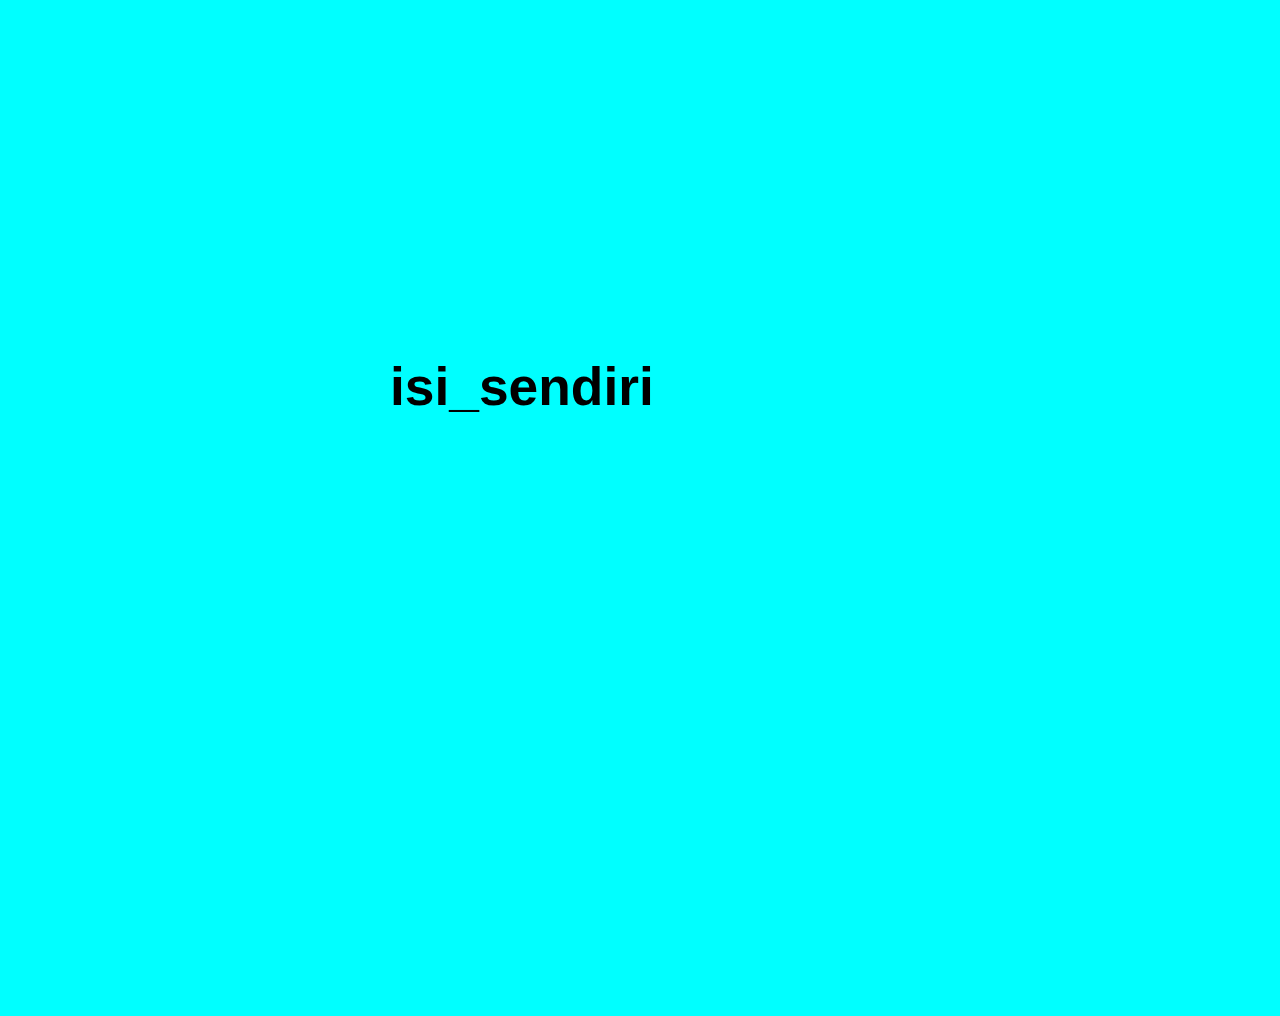
<file: 3d text/index.html>
<!DOCTYPE html>
<html lang="en">
<head>
    <meta charset="UTF-8">
    <meta name="viewport" content="width=device-width, initial-scale=1.0">
    <title>3D Text Rotating Effect</title>
    <link rel="stylesheet" href="style.css">
</head>
<body>
    <div class="wrap">
        <div class="container">
            <div class="cube">
                <div class="side side1">isi_sendiri</div>
                <div class="side side2">terserah!!</div>
                <div class="side side3">bebas!??</div>
                <div class="side side4">apa_aja</div>
            </div>
        </div>
    </div>
</body>
</html>
</file>
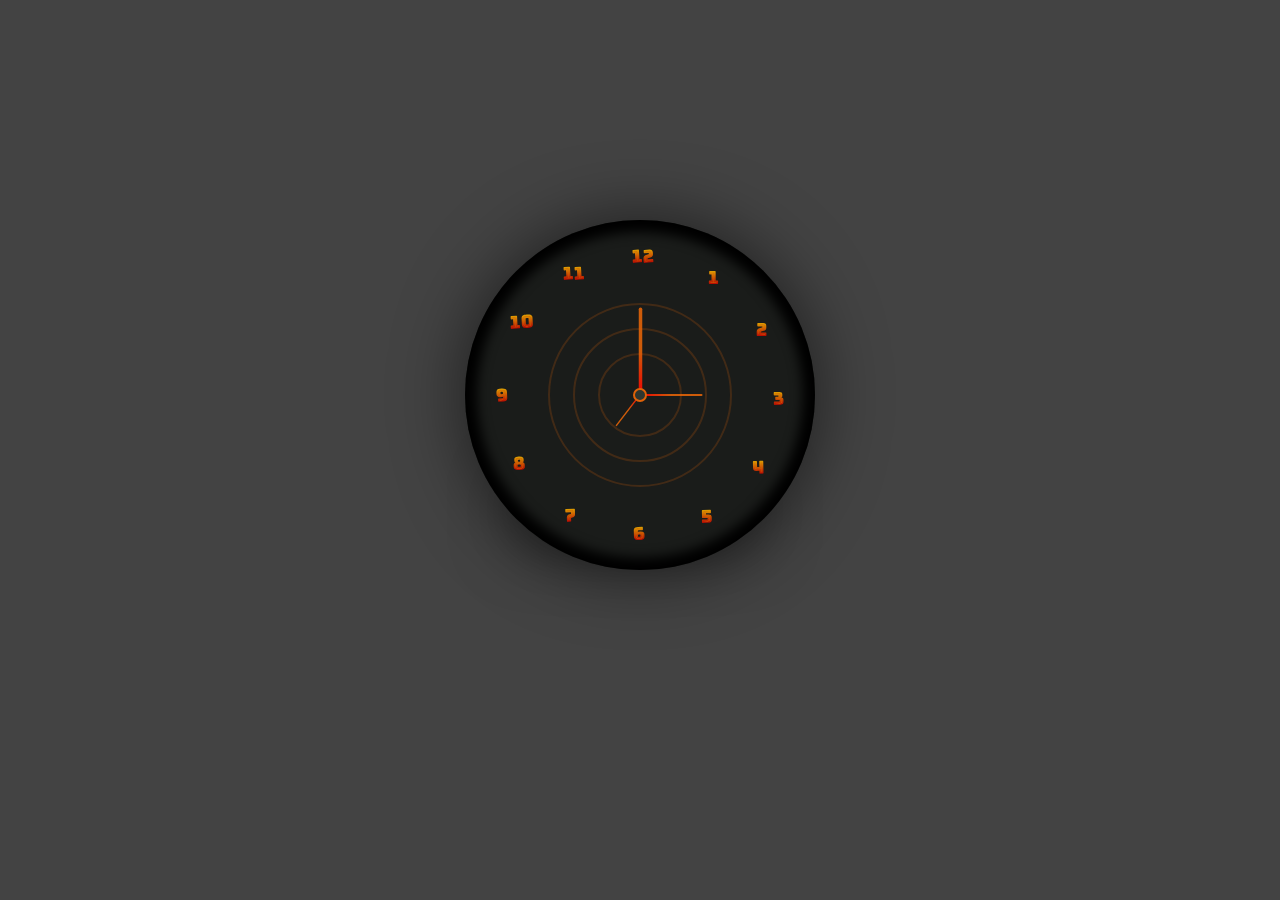
<file: Jam gantung/index.html>
<!DOCTYPE html>
<html lang="en">
<head>
    <meta charset="UTF-8">
    <meta name="viewport" content="width=device-width, initial-scale=1.0">
    <title>JAM ANIMASI</title>
    <link rel="stylesheet" href="style.css">
</head>
<body>
    <head>
        <link rel="preconnect" href="https://fonts.googleapis.com">
        <link rel="preconnect" href="https://fonts.gstatic.com" crossorigin>
        <link rel="stylesheet" href="https://fonts.googleapis.com/css2?family=Bungee+Spice&display=swap">
    </head>

    <body>
        <div class="container">
            <div class="jam">
                <div class="bubble-wrap">
                    <div class="bubbles-bg">
                        <span style="--i:15;"></span>
                        <span style="--i:12;"></span>
                        <span style="--i:18;"></span>
                        <span style="--i:22;"></span>
                        <span style="--i:20;"></span>
                        <span style="--i:23;"></span>
                        <span style="--i:13;"></span>
                        <span style="--i:18;"></span>
                        <span style="--i:28;"></span>
                        <span style="--i:24;"></span>
                        <span style="--i:15;"></span>
                        <span style="--i:21;"></span>
                    </div>
                </div>
<!-- border-->
                <div class="border-circle"></div>
                <div class="border-circle"></div>
                <div class="border-circle"></div>
                
                <div class="inner-circle inner-circle-1" id="sec">
                    <div></div>
                </div>
                <div class="inner-circle inner-circle-2" id="min">
                    <div></div>
                </div>
                <div class="inner-circle inner-circle-3" id="hrs">
                    <div></div>
                </div>

<!--nomor-->
                <span style="--i:1;"><b>1</b></span>
                <span style="--i:2;"><b>2</b></span>
                <span style="--i:3;"><b>3</b></span>
                <span style="--i:4;"><b>4</b></span>
                <span style="--i:5;"><b>5</b></span>
                <span style="--i:6;"><b>6</b></span>
                <span style="--i:7;"><b>7</b></span>
                <span style="--i:8;"><b>8</b></span>
                <span style="--i:9;"><b>9</b></span>
                <span style="--i:10;"><b>10</b></span>
                <span style="--i:11;"><b>11</b></span>
                <span style="--i:12;"><b>12</b></span>

<!--jam digital-->
                <div class="jam-digital-wrap">
                    <div id="digital-time">
                        <div id="hours">00</div>
                        <div id="minuts">00</div>
                        <div id="seconds">00</div>
                        <div id="ampm">PM</div>
                    </div>
                </div>
            </div>
        </div>
    </body>
    <script src="main.js"></script>
</body>
</html>
</file>
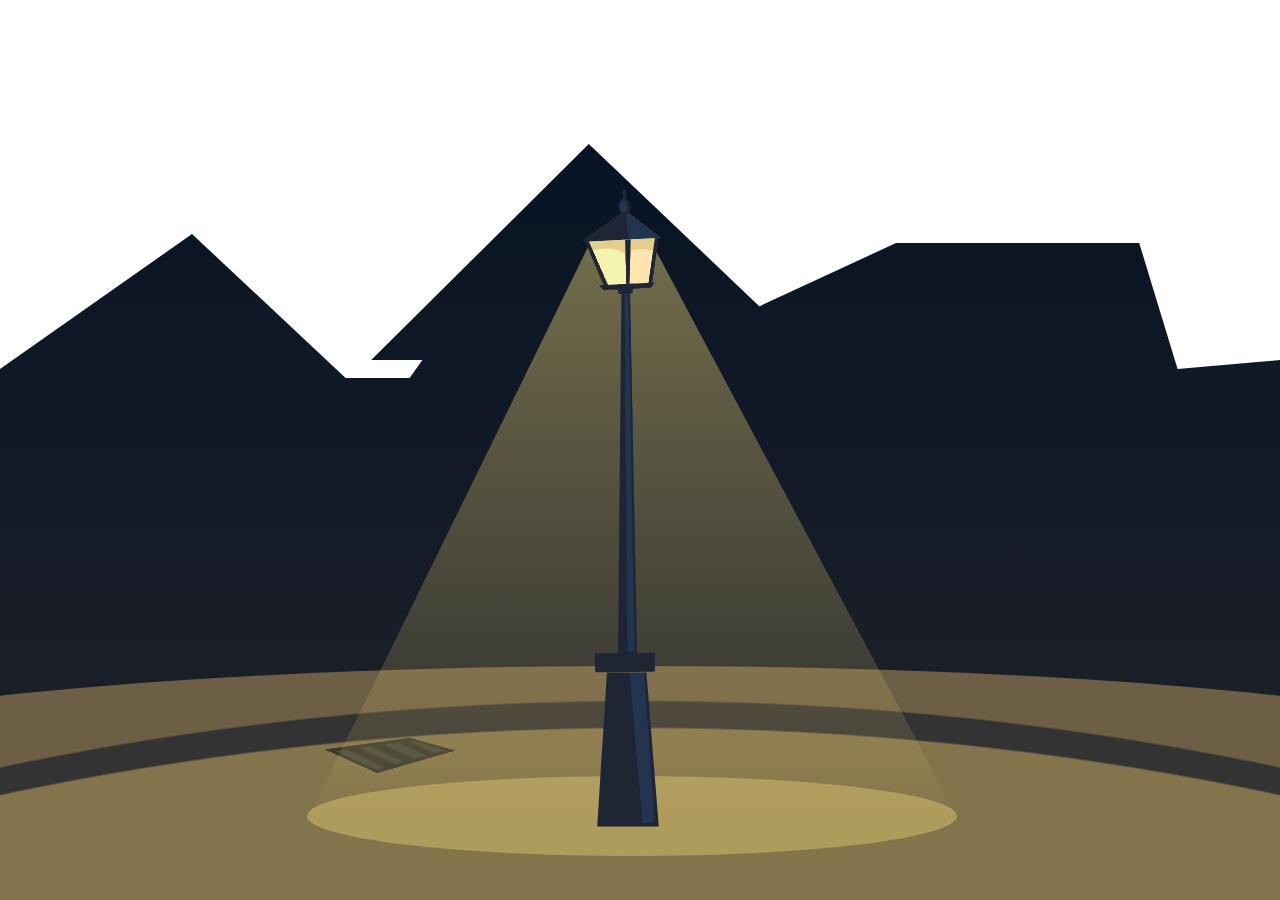
<file: lampu/index.html>
<!DOCTYPE html>
<html lang="en">
<head>
    <meta charset="UTF-8">
    <meta name="viewport" content="width=device-width, initial-scale=1.0">
    <title>Interactive Street Lamp</title>
    <link rel="stylesheet" href="style.css">
</head>
<body>
    <input type="checkbox" name="btn" id="btn" checked>
<div class="content">
    <div class="buildings">
        <div class="window"></div>
        <div class="window"></div>
        <div class="window"></div>
        <div class="window"></div>
        <div class="window"></div>
        <div class="window"></div>
    </div>
    <div class="ground">
        <div class="sewer"></div>
    </div>
    <div class="streetlamp">
        <div class="base"></div>
        <div class="basetop"></div>
        <div class="pole"></div>
        <div class="poletop"></div>
        <div class="head">
            <label for="btn"></label>
            <div class="top"></div>
            <div class="glass"></div>
            <div class="bot"></div>
        </div>
        <div class="light"></div>
        <div class="ground-light"></div>
    </div>
</div>
</body>
</html>
</file>
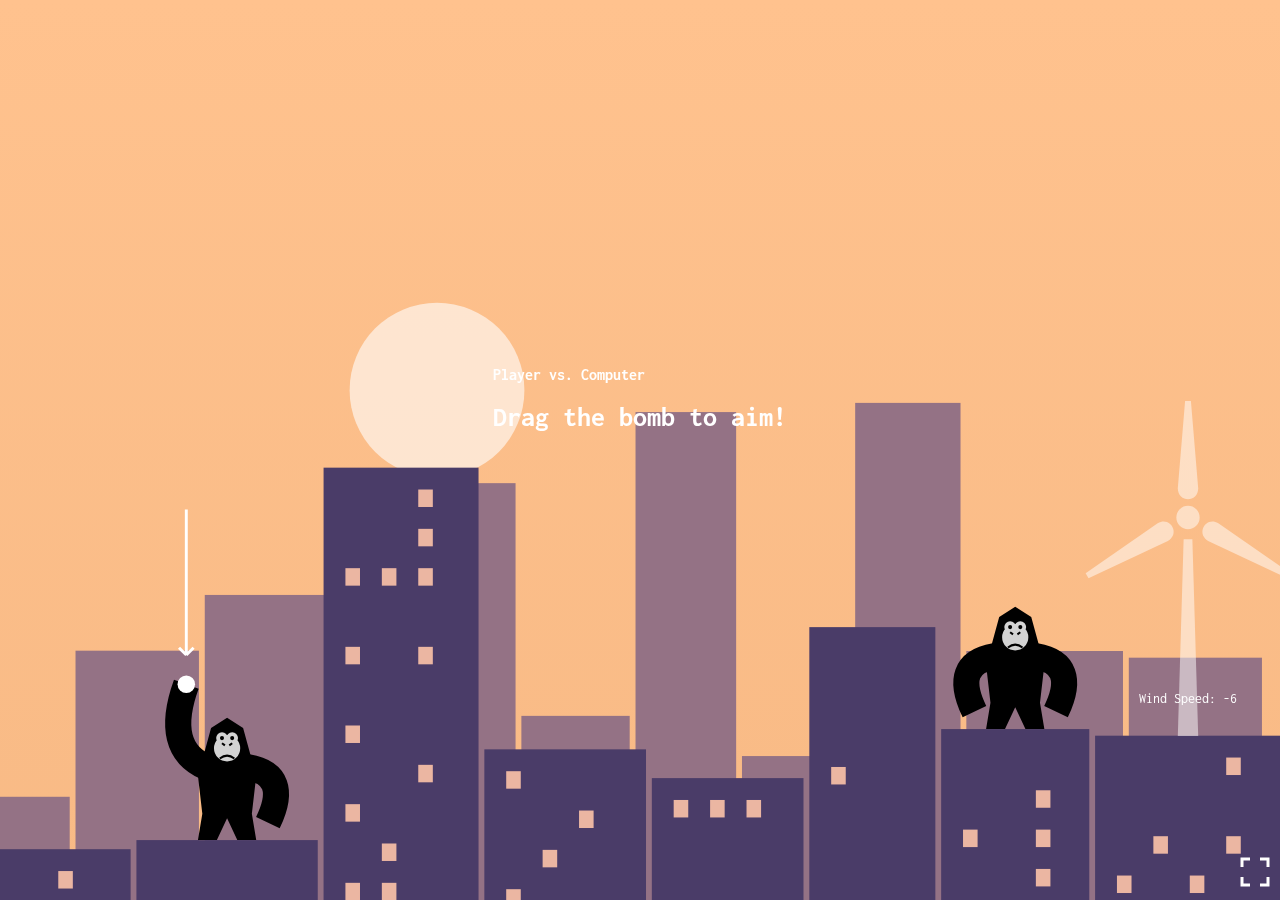
<file: MONYETT/index.html>
<!DOCTYPE html>
<html lang="en">
  <head>
    <meta charset="utf-8" />
    <title>MONYETTT</title>
    <link rel="stylesheet" href="style.css" />
    <script src="main.js" defer></script>
  </head>
  <body>
    <canvas id="game"></canvas>

    <svg width="200" height="250" id="windmill">
      <defs>
        <path id="arm" d="M -7 -20 C -7 -10 7 -10 7 -20 L 2 -80 L -2 -80" />
      </defs>
      <g transform="translate(100, 100)">
        <g id="windmill-head">
          <circle r="8"></circle>
          <use href="#arm" />
          <use href="#arm" transform="rotate(+120)" />
          <use href="#arm" transform="rotate(-120)" />
        </g>
      </g>
      <path
        transform="translate(100, 0)"
        d="M -7 250 L 7 250 L 3 115 L -3 115"
      ></path>
    </svg>

    <div id="wind-info">Wind Speed: <span id="wind-speed">0</span></div>

    <div id="info-left">
      <h3><span class="name">Player</span></h3>
      <p>Angle: <span class="angle">0</span>°</p>
      <p>Velocity: <span class="velocity">0</span></p>
    </div>

    <div id="info-right">
      <h3><span class="name">Computer</span></h3>
      <p>Angle: <span class="angle">0</span>°</p>
      <p>Velocity: <span class="velocity">0</span></p>
    </div>

    <div id="instructions">
      <h3 id="game-mode">Player vs. Computer</h3>
      <h1>Drag the bomb to aim!</h1>
    </div>

    <div id="bomb-grab-area"></div>

    <div id="congratulations">
      <h1><span id="winner">?</span> won!</h1>

      <div class="dropdown">
        <button class="dropbtn">New Game</button>
        <div class="dropdown-content">
          <a href="#" class="single-player">Single Player</a>
          <a href="#" class="two-players">Two-Player</a>
          <a href="#" class="auto-play">Autoplay</a>
        </div>
      </div>
    </div>

    <div id="settings">
      <div class="dropdown">
        <button class="dropbtn">New Game</button>
        <div class="dropdown-content">
          <a href="#" class="single-player">Single Player</a>
          <a href="#" class="two-players">Two-Players</a>
          <a href="#" class="auto-play">Autoplay</a>
        </div>
      </div>

      <button id="color-mode">Dark Mode</button>
    </div>

    <button id="fullscreen" onclick="toggleFullscreen()">
      <svg width="30" height="30">
        <path
          id="enter-fullscreen"
          stroke="white"
          stroke-width="3"
          fill="none"
          d="
            M 10, 2 L 2,2 L 2, 10
            M 20, 2 L 28,2 L 28, 10
            M 28, 20 L 28,28 L 20, 28
            M 10, 28 L 2,28 L 2, 20"
        />
        <path
          id="exit-fullscreen"
          stroke="transparent"
          stroke-width="3"
          fill="none"
          d="
            M 10, 2 L 10,10 L 2, 10
            M 20, 2 L 20,10 L 28, 10
            M 28, 20 L 20,20 L 20, 28
            M 10, 28 L 10,20 L 2, 20"
        />
      </svg>
    </button>
  </body>
</html>
</file>
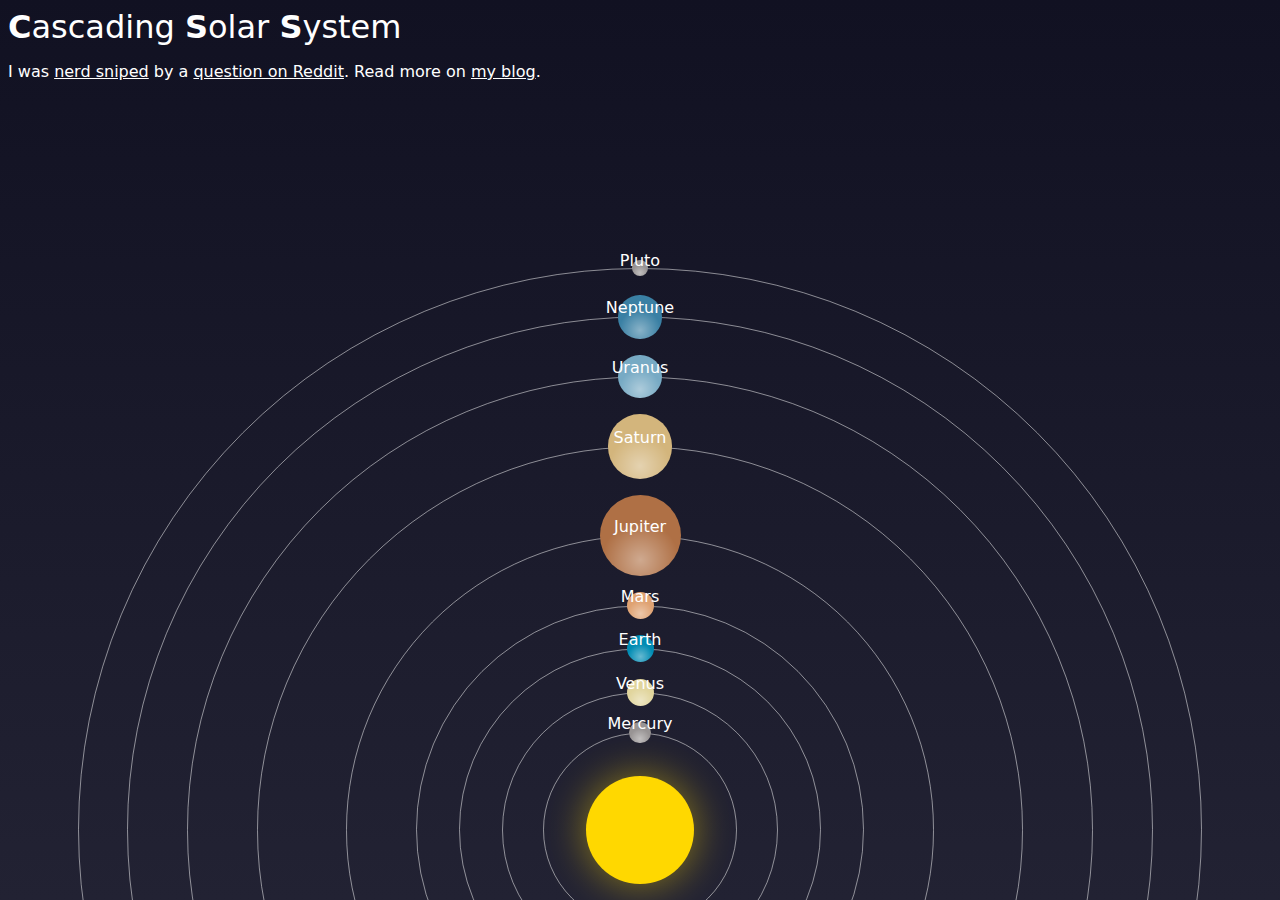
<file: planet planet/index.html>
<!DOCTYPE html>
<html lang="en">
<head>
    <meta charset="UTF-8">
    <meta name="viewport" content="width=device-width, initial-scale=1.0">
    <title>Planet-Planet</title>
    <link rel="stylesheet" href="style.css">
</head>
<body>
    <div class="layout">
        <div class="content">
          <h1><strong>C</strong>ascading <strong>S</strong>olar <strong>S</strong>ystem</h1>
          <p>I was <a href="https://xkcd.com/356/">nerd sniped</a> by a <a href="https://www.reddit.com/r/css/comments/1dimy4t/how_can_i_attach_the_labels_to_the_orbitsthey/">question on Reddit</a>. Read more on <a href="https://noahliebman.net/2024/06/cascading-solar-system/">my blog</a>.</p>
        </div>
      
        <ol class="solar-system">
          <li class="orbit">
                <div class="label">Sun</div>
            <div class="planet sun"></div>
          </li>
          <li class="orbit">
            <div class="label">Mercury</div>
            <div class="orbit-ring"></div>
            <div class="axis">
              <div class="planet mercury"></div>
            </div>
          </li>
          <li class="orbit">
            <div class="label">Venus</div>
            <div class="orbit-ring"></div>
            <div class="axis">
              <div class="planet venus"></div>
            </div>
          </li>
          <li class="orbit">
            <div class="label">Earth</div>
            <div class="orbit-ring"></div>
            <div class="axis">
              <div class="planet earth"></div>
            </div>
          </li>
          <li class="orbit">
            <div class="label">Mars</div>
            <div class="orbit-ring"></div>
            <div class="axis">
              <div class="planet mars"></div>
            </div>
          </li>
          <li class="orbit">
            <div class="label">Jupiter</div>
            <div class="orbit-ring"></div>
            <div class="axis">
              <div class="planet jupiter"></div>
            </div>
          </li>
          <li class="orbit">
            <div class="label">Saturn</div>
            <div class="orbit-ring"></div>
            <div class="axis">
              <div class="planet saturn"></div>
            </div>
          </li>
          <li class="orbit">
            <div class="label">Uranus</div>
            <div class="orbit-ring"></div>
            <div class="axis">
              <div class="planet uranus"></div>
            </div>
          </li>
          <li class="orbit">
            <div class="label">Neptune</div>
            <div class="orbit-ring"></div>
            <div class="axis">
              <div class="planet neptune"></div>
            </div>
          </li>
          <li class="orbit">
            <div class="label">Pluto</div>
            <div class="orbit-ring"></div>
            <div class="axis">
              <div class="planet pluto"></div>
            </div>
          </li>
        </ol>
      </div>
    <script src="main.js"></script>
</body>
</html>
</file>
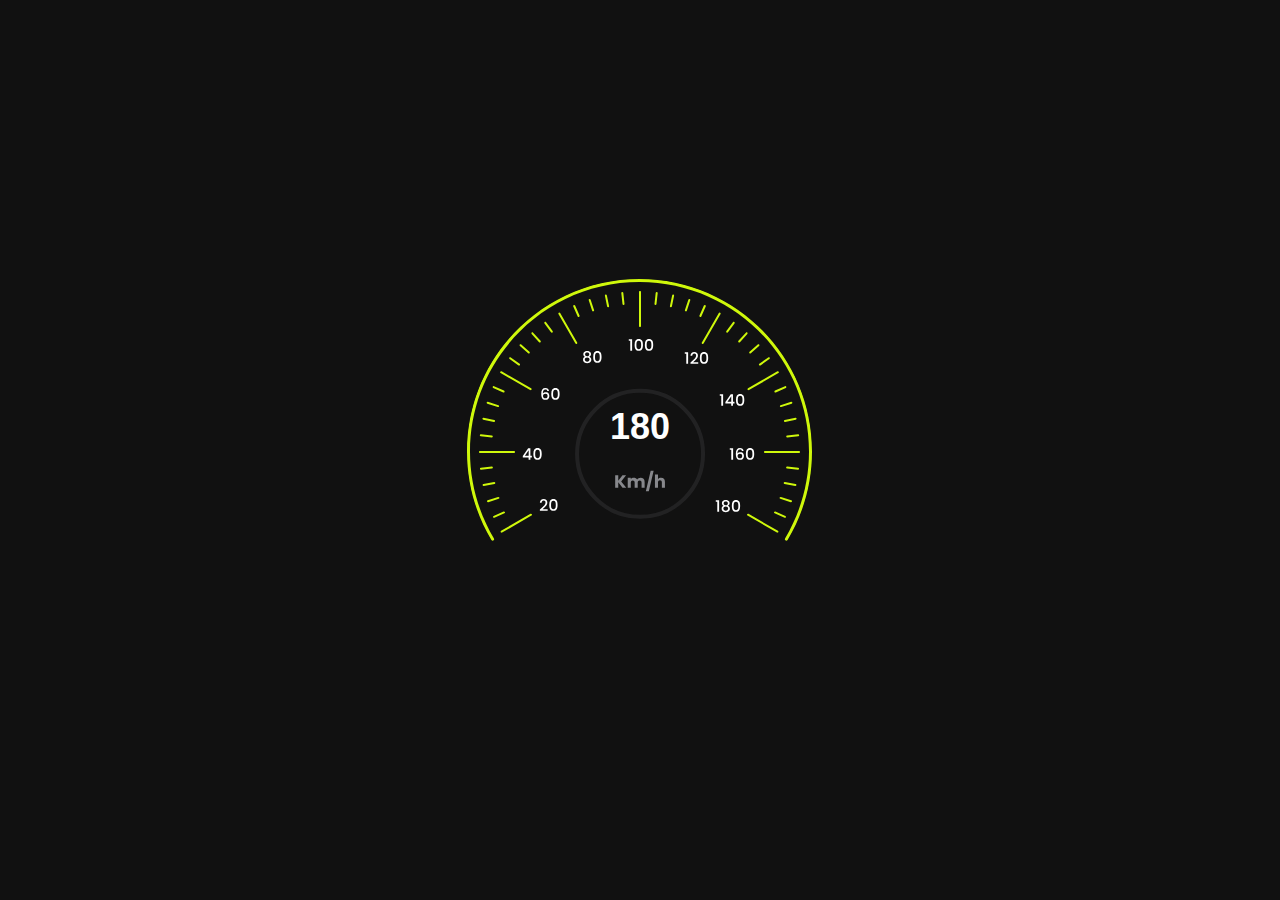
<file: rpm/index.html>
<!DOCTYPE html>
<html lang="en">
<head>
    <meta charset="UTF-8">
    <meta name="viewport" content="width=device-width, initial-scale=1.0">
    <title>RPM</title>
    <link rel="stylesheet" href="style.css">
</head>
<body>
    <div class="svg-container">
        <svg width="349" height="266" viewBox="0 0 349 266" fill="none" xmlns="http://www.w3.org/2000/svg">
          <path id="meter-bg-bar" d="M50.8884 250C37.0172 227.815 29 201.594 29 173.5C29 93.6949 93.6949 29 173.5 29C253.305 29 318 93.6949 318 173.5C318 201.594 309.983 227.815 296.112 250" stroke="#CFF80B" stroke-width="57" />
          <path id="meter-frame" fill-rule="evenodd" clip-rule="evenodd" d="M348 0H0V266H348V0ZM1 173.5C1 205.845 9.90209 236.11 25.3898 261.98C25.8674 262.778 26.9495 262.943 27.6503 262.332C28.2018 261.851 28.3263 261.044 27.9507 260.416C12.7415 235.002 4 205.272 4 173.5C4 79.8877 79.8877 4 173.5 4C267.112 4 343 79.8877 343 173.5C343 205.272 334.258 235.002 319.049 260.416C318.674 261.044 318.798 261.851 319.35 262.332C320.051 262.943 321.133 262.778 321.61 261.98C337.098 236.11 346 205.845 346 173.5C346 78.2309 268.769 1 173.5 1C78.2309 1 1 78.2309 1 173.5ZM191.694 15.0084C191.754 14.4594 191.358 13.9658 190.809 13.9059C190.26 13.846 189.766 14.2425 189.706 14.7915L188.506 25.7915C188.446 26.3406 188.843 26.8342 189.392 26.8941C189.941 26.954 190.434 26.5575 190.494 26.0084L191.694 15.0084ZM13.8058 157.192C13.8657 156.643 14.3593 156.246 14.9083 156.306L25.9083 157.506C26.4574 157.566 26.8539 158.059 26.794 158.608C26.7341 159.157 26.2405 159.554 25.6914 159.494L14.6914 158.294C14.1424 158.234 13.7459 157.741 13.8058 157.192ZM321.208 188.506C320.659 188.446 320.165 188.842 320.106 189.392C320.046 189.941 320.442 190.434 320.991 190.494L331.991 191.694C332.54 191.754 333.034 191.357 333.094 190.808C333.154 190.259 332.757 189.766 332.208 189.706L321.208 188.506ZM207.302 16.6205C207.842 16.7318 208.191 17.2605 208.08 17.8014L205.88 28.5014C205.768 29.0424 205.24 29.3908 204.699 29.2796C204.158 29.1683 203.809 28.6396 203.921 28.0987L206.121 17.3987C206.232 16.8577 206.761 16.5093 207.302 16.6205ZM17.6103 139.822C17.0703 139.706 16.5385 140.05 16.4224 140.59C16.3064 141.13 16.65 141.662 17.19 141.778L27.89 144.078C28.4299 144.194 28.9617 143.85 29.0778 143.31C29.1938 142.77 28.8502 142.238 28.3103 142.122L17.6103 139.822ZM317.72 204.699C317.832 204.158 318.36 203.809 318.901 203.92L329.601 206.12C330.142 206.232 330.491 206.76 330.379 207.301C330.268 207.842 329.739 208.191 329.198 208.079L318.499 205.879C317.958 205.768 317.609 205.24 317.72 204.699ZM224.25 22.3108C224.422 21.7858 224.135 21.2211 223.61 21.0495C223.085 20.8779 222.521 21.1643 222.349 21.6893L218.949 32.0893C218.778 32.6142 219.064 33.1789 219.589 33.3505C220.114 33.5221 220.679 33.2357 220.85 32.7108L224.25 22.3108ZM20.648 124.392C20.8182 123.866 21.382 123.578 21.9075 123.749L32.4075 127.149C32.9329 127.319 33.2209 127.883 33.0508 128.408C32.8806 128.933 32.3167 129.221 31.7913 129.051L21.2913 125.651C20.7659 125.481 20.4779 124.917 20.648 124.392ZM314.91 218.95C314.385 218.778 313.821 219.064 313.649 219.589C313.477 220.114 313.764 220.679 314.289 220.851L324.689 224.251C325.214 224.422 325.778 224.136 325.95 223.611C326.122 223.086 325.835 222.521 325.31 222.35L314.91 218.95ZM239.202 27.0847C239.708 27.3071 239.937 27.8972 239.715 28.4027L235.315 38.4027C235.093 38.9083 234.502 39.1377 233.997 38.9153C233.491 38.6929 233.262 38.1028 233.484 37.5973L237.884 27.5973C238.107 27.0918 238.697 26.8623 239.202 27.0847ZM28.0021 108.185C27.4966 107.962 26.9065 108.192 26.6841 108.697C26.4616 109.203 26.6911 109.793 27.1966 110.015L37.1966 114.415C37.7021 114.638 38.2923 114.408 38.5147 113.903C38.7371 113.397 38.5076 112.807 38.0021 112.585L28.0021 108.185ZM308.085 233.997C308.307 233.492 308.897 233.262 309.403 233.485L319.403 237.885C319.909 238.107 320.138 238.697 319.916 239.203C319.693 239.708 319.103 239.938 318.598 239.715L308.598 235.315C308.092 235.093 307.863 234.503 308.085 233.997ZM268.507 45.3898C268.833 44.9438 268.736 44.3182 268.29 43.9924C267.844 43.6667 267.218 43.7642 266.892 44.2102L260.392 53.1102C260.066 53.5562 260.164 54.1818 260.61 54.5076C261.056 54.8333 261.682 54.7358 262.007 54.2898L268.507 45.3898ZM43.3879 79.6162C43.7103 79.1678 44.3352 79.0657 44.7836 79.3881L53.6836 85.7881C54.132 86.1106 54.2341 86.7355 53.9117 87.1839C53.5892 87.6322 52.9643 87.7343 52.516 87.4119L43.616 81.0119C43.1676 80.6895 43.0655 80.0646 43.3879 79.6162ZM281.342 55.9699C281.712 55.5599 281.68 54.9276 281.27 54.5575C280.86 54.1875 280.227 54.22 279.857 54.63L272.457 62.83C272.087 63.24 272.12 63.8723 272.53 64.2423C272.94 64.6123 273.572 64.5799 273.942 64.1699L281.342 55.9699ZM53.8527 66.535C54.2199 66.1225 54.852 66.0858 55.2645 66.4531L63.4646 73.7531C63.8771 74.1203 63.9138 74.7524 63.5465 75.1649C63.1793 75.5774 62.5472 75.6141 62.1347 75.2469L53.9347 67.9469C53.5222 67.5796 53.4855 66.9475 53.8527 66.535ZM293.065 67.9469C293.477 67.5796 293.514 66.9475 293.147 66.535C292.779 66.1225 292.147 66.0858 291.735 66.4531L283.535 73.7531C283.122 74.1203 283.086 74.7524 283.453 75.1649C283.82 75.5774 284.452 75.6141 284.865 75.2469L293.065 67.9469ZM65.7299 54.5575C66.14 54.1875 66.7723 54.22 67.1423 54.63L74.5423 62.83C74.9123 63.24 74.8799 63.8723 74.4699 64.2423C74.0599 64.6123 73.4275 64.5799 73.0575 64.1699L65.6575 55.9699C65.2875 55.5599 65.3199 54.9276 65.7299 54.5575ZM303.384 81.0119C303.832 80.6895 303.934 80.0646 303.612 79.6162C303.289 79.1678 302.665 79.0657 302.216 79.3881L293.316 85.7881C292.868 86.1106 292.766 86.7355 293.088 87.1839C293.411 87.6322 294.035 87.7343 294.484 87.4119L303.384 81.0119ZM78.7101 43.9924C79.1561 43.6667 79.7817 43.7642 80.1074 44.2102L86.6074 53.1102C86.9332 53.5562 86.8357 54.1818 86.3897 54.5076C85.9437 54.8333 85.318 54.7358 84.9923 54.2898L78.4923 45.3898C78.1666 44.9438 78.2641 44.3182 78.7101 43.9924ZM38.4025 235.315C38.908 235.093 39.1375 234.503 38.9151 233.997C38.6926 233.492 38.1025 233.262 37.597 233.485L27.597 237.885C27.0915 238.107 26.862 238.697 27.0844 239.203C27.3069 239.708 27.897 239.938 28.4025 239.715L38.4025 235.315ZM320.315 108.697C320.537 109.203 320.308 109.793 319.802 110.015L309.802 114.415C309.297 114.638 308.707 114.408 308.484 113.903C308.262 113.397 308.491 112.807 308.997 112.585L318.997 108.185C319.502 107.962 320.093 108.192 320.315 108.697ZM109.115 27.5973C108.892 27.0918 108.302 26.8623 107.797 27.0847C107.291 27.3071 107.062 27.8972 107.284 28.4027L111.684 38.4027C111.907 38.9083 112.497 39.1377 113.002 38.9153C113.508 38.6929 113.737 38.1028 113.515 37.5973L109.115 27.5973ZM33.3503 219.589C33.5219 220.114 33.2355 220.679 32.7105 220.851L22.3105 224.251C21.7856 224.422 21.2209 224.136 21.0493 223.611C20.8777 223.086 21.1641 222.521 21.689 222.35L32.089 218.95C32.614 218.778 33.1787 219.064 33.3503 219.589ZM325.708 125.651C326.233 125.481 326.521 124.917 326.351 124.392C326.181 123.866 325.617 123.578 325.092 123.749L314.592 127.149C314.066 127.319 313.778 127.883 313.948 128.408C314.118 128.933 314.682 129.221 315.208 129.051L325.708 125.651ZM123.389 21.0495C123.914 20.8779 124.478 21.1643 124.65 21.6893L128.05 32.0893C128.222 32.6142 127.935 33.1789 127.41 33.3505C126.885 33.5221 126.321 33.2357 126.149 32.7108L122.749 22.3108C122.577 21.7858 122.864 21.2211 123.389 21.0495ZM28.5012 205.879C29.0422 205.768 29.3905 205.24 29.2793 204.699C29.1681 204.158 28.6394 203.809 28.0984 203.92L17.3984 206.12C16.8574 206.232 16.5091 206.76 16.6203 207.301C16.7315 207.842 17.2602 208.191 17.8012 208.079L28.5012 205.879ZM330.578 140.59C330.694 141.13 330.35 141.662 329.81 141.778L319.11 144.078C318.57 144.194 318.039 143.85 317.922 143.31C317.806 142.77 318.15 142.238 318.69 142.122L329.39 139.822C329.93 139.706 330.462 140.05 330.578 140.59ZM140.88 17.3987C140.768 16.8577 140.24 16.5093 139.699 16.6205C139.158 16.7318 138.809 17.2605 138.921 17.8014L141.121 28.5014C141.232 29.0424 141.761 29.3908 142.302 29.2796C142.842 29.1683 143.191 28.6396 143.08 28.0987L140.88 17.3987ZM26.8941 189.392C26.954 189.941 26.5575 190.434 26.0084 190.494L15.0084 191.694C14.4594 191.754 13.9658 191.357 13.9059 190.808C13.846 190.259 14.2425 189.766 14.7915 189.706L25.7915 188.506C26.3406 188.446 26.8342 188.842 26.8941 189.392ZM332.308 158.294C332.857 158.234 333.254 157.741 333.194 157.192C333.134 156.643 332.64 156.246 332.091 156.306L321.091 157.506C320.542 157.566 320.146 158.059 320.206 158.608C320.266 159.157 320.759 159.554 321.308 159.494L332.308 158.294ZM156.191 13.9059C156.74 13.846 157.234 14.2425 157.294 14.7915L158.494 25.7915C158.554 26.3406 158.157 26.8342 157.608 26.8941C157.059 26.954 156.566 26.5575 156.506 26.0084L155.306 15.0084C155.246 14.4594 155.642 13.9658 156.191 13.9059ZM175 14C175 13.4477 174.552 13 174 13C173.448 13 173 13.4477 173 14V48C173 48.5523 173.448 49 174 49C174.552 49 175 48.5523 175 48V14ZM13 174C13 173.448 13.4477 173 14 173H48C48.5523 173 49 173.448 49 174C49 174.552 48.5523 175 48 175H14C13.4477 175 13 174.552 13 174ZM299 173C298.448 173 298 173.448 298 174C298 174.552 298.448 175 299 175H333C333.552 175 334 174.552 334 174C334 173.448 333.552 173 333 173H299ZM254.2 34.7336C254.678 35.0093 254.843 35.6208 254.567 36.0993L237.567 65.5993C237.291 66.0778 236.68 66.2422 236.201 65.9665C235.723 65.6907 235.558 65.0792 235.834 64.6007L252.834 35.1007C253.11 34.6222 253.721 34.4578 254.2 34.7336ZM64.4993 235.834C64.9774 235.558 65.5891 235.721 65.8655 236.199C66.142 236.677 65.9785 237.289 65.5004 237.566L36.1004 254.566C35.6223 254.842 35.0106 254.679 34.7341 254.2C34.4577 253.722 34.6212 253.111 35.0993 252.834L64.4993 235.834ZM312.766 93.6994C313.042 94.1775 312.879 94.7892 312.401 95.0657L283.001 112.066C282.523 112.342 281.911 112.179 281.634 111.701C281.358 111.222 281.521 110.611 282 110.334L311.4 93.3343C311.878 93.0578 312.489 93.2213 312.766 93.6994ZM94.1664 35.1007C93.8906 34.6222 93.2792 34.4578 92.8007 34.7336C92.3222 35.0093 92.1578 35.6208 92.4335 36.0993L109.434 65.5993C109.709 66.0778 110.321 66.2422 110.799 65.9665C111.278 65.6907 111.442 65.0792 111.166 64.6007L94.1664 35.1007ZM34.2338 93.7007C34.5096 93.2222 35.121 93.0578 35.5996 93.3336L65.0996 110.334C65.5781 110.609 65.7425 111.221 65.4667 111.699C65.1909 112.178 64.5795 112.342 64.101 112.066L34.601 95.0664C34.1225 94.7907 33.9581 94.1792 34.2338 93.7007ZM282.501 235.834C282.023 235.558 281.411 235.721 281.134 236.199C280.858 236.678 281.021 237.289 281.5 237.566L310.9 254.566C311.378 254.842 311.989 254.679 312.266 254.201C312.542 253.722 312.379 253.111 311.901 252.834L282.501 235.834Z" fill="#111111" />
          <path id="inner-circle" d="M174.062 238.872C208.856 238.872 237.062 210.666 237.062 175.872C237.062 141.078 208.856 112.872 174.062 112.872C139.269 112.872 111.062 141.078 111.062 175.872C111.062 210.666 139.269 238.872 174.062 238.872Z" stroke="#87888C" stroke-opacity="0.15" stroke-width="4" />
          <path id="km-20" d="M75.0303 230.392C76.0543 229.507 76.8596 228.781 77.4463 228.216C78.0436 227.64 78.5396 227.043 78.9343 226.424C79.329 225.805 79.5263 225.187 79.5263 224.568C79.5263 223.928 79.3716 223.427 79.0623 223.064C78.7636 222.701 78.289 222.52 77.6383 222.52C77.009 222.52 76.5183 222.723 76.1663 223.128C75.825 223.523 75.6436 224.056 75.6223 224.728H73.8623C73.8943 223.512 74.257 222.584 74.9503 221.944C75.6543 221.293 76.545 220.968 77.6223 220.968C78.785 220.968 79.6916 221.288 80.3423 221.928C81.0036 222.568 81.3343 223.421 81.3343 224.488C81.3343 225.256 81.137 225.997 80.7423 226.712C80.3583 227.416 79.8943 228.051 79.3503 228.616C78.817 229.171 78.1343 229.816 77.3023 230.552L76.5823 231.192H81.6543V232.712H73.8783V231.384L75.0303 230.392ZM83.2567 226.888C83.2567 225.043 83.566 223.603 84.1847 222.568C84.814 221.523 85.8913 221 87.4167 221C88.942 221 90.014 221.523 90.6327 222.568C91.262 223.603 91.5767 225.043 91.5767 226.888C91.5767 228.755 91.262 230.216 90.6327 231.272C90.014 232.317 88.942 232.84 87.4167 232.84C85.8913 232.84 84.814 232.317 84.1847 231.272C83.566 230.216 83.2567 228.755 83.2567 226.888ZM89.7847 226.888C89.7847 226.024 89.726 225.293 89.6087 224.696C89.502 224.099 89.278 223.613 88.9367 223.24C88.5953 222.856 88.0887 222.664 87.4167 222.664C86.7447 222.664 86.238 222.856 85.8967 223.24C85.5553 223.613 85.326 224.099 85.2087 224.696C85.102 225.293 85.0487 226.024 85.0487 226.888C85.0487 227.784 85.102 228.536 85.2087 229.144C85.3153 229.752 85.5393 230.243 85.8807 230.616C86.2327 230.989 86.7447 231.176 87.4167 231.176C88.0887 231.176 88.5953 230.989 88.9367 230.616C89.2887 230.243 89.518 229.752 89.6247 229.144C89.7313 228.536 89.7847 227.784 89.7847 226.888Z" fill="white" />
          <path id="km-40" d="M56.7988 179.44V178.064L62.1748 170.352H64.3828V177.856H65.8708V179.44H64.3828V181.872H62.5908V179.44H56.7988ZM62.6708 172.208L58.8948 177.856H62.6708V172.208ZM67.3822 175.888C67.3822 174.043 67.6915 172.603 68.3102 171.568C68.9395 170.523 70.0168 170 71.5422 170C73.0675 170 74.1395 170.523 74.7582 171.568C75.3875 172.603 75.7022 174.043 75.7022 175.888C75.7022 177.755 75.3875 179.216 74.7582 180.272C74.1395 181.317 73.0675 181.84 71.5422 181.84C70.0168 181.84 68.9395 181.317 68.3102 180.272C67.6915 179.216 67.3822 177.755 67.3822 175.888ZM73.9102 175.888C73.9102 175.024 73.8515 174.293 73.7342 173.696C73.6275 173.099 73.4035 172.613 73.0622 172.24C72.7208 171.856 72.2142 171.664 71.5422 171.664C70.8702 171.664 70.3635 171.856 70.0222 172.24C69.6808 172.613 69.4515 173.099 69.3342 173.696C69.2275 174.293 69.1742 175.024 69.1742 175.888C69.1742 176.784 69.2275 177.536 69.3342 178.144C69.4408 178.752 69.6648 179.243 70.0062 179.616C70.3582 179.989 70.8702 180.176 71.5422 180.176C72.2142 180.176 72.7208 179.989 73.0622 179.616C73.4142 179.243 73.6435 178.752 73.7502 178.144C73.8568 177.536 73.9102 176.784 73.9102 175.888Z" fill="white" />
          <path id="km-60" d="M81.2941 112.912C81.1768 112.421 80.9634 112.053 80.6541 111.808C80.3448 111.563 79.9128 111.44 79.3581 111.44C78.5154 111.44 77.8861 111.765 77.4701 112.416C77.0541 113.056 76.8354 114.123 76.8141 115.616C77.0914 115.147 77.4968 114.784 78.0301 114.528C78.5634 114.272 79.1394 114.144 79.7581 114.144C80.4621 114.144 81.0808 114.299 81.6141 114.608C82.1581 114.907 82.5794 115.344 82.8781 115.92C83.1874 116.496 83.3421 117.184 83.3421 117.984C83.3421 118.731 83.1928 119.397 82.8941 119.984C82.6061 120.571 82.1741 121.035 81.5981 121.376C81.0221 121.707 80.3288 121.872 79.5181 121.872C78.4194 121.872 77.5554 121.632 76.9261 121.152C76.3074 120.661 75.8701 119.973 75.6141 119.088C75.3688 118.203 75.2461 117.099 75.2461 115.776C75.2461 111.872 76.6221 109.92 79.3741 109.92C80.4408 109.92 81.2781 110.208 81.8861 110.784C82.5048 111.36 82.8674 112.069 82.9741 112.912H81.2941ZM79.3581 115.68C78.7074 115.68 78.1528 115.877 77.6941 116.272C77.2461 116.656 77.0221 117.216 77.0221 117.952C77.0221 118.688 77.2301 119.275 77.6461 119.712C78.0728 120.139 78.6648 120.352 79.4221 120.352C80.0941 120.352 80.6221 120.144 81.0061 119.728C81.4008 119.312 81.5981 118.757 81.5981 118.064C81.5981 117.339 81.4061 116.763 81.0221 116.336C80.6488 115.899 80.0941 115.68 79.3581 115.68ZM85.2877 115.888C85.2877 114.043 85.5971 112.603 86.2157 111.568C86.8451 110.523 87.9224 110 89.4477 110C90.9731 110 92.0451 110.523 92.6637 111.568C93.2931 112.603 93.6077 114.043 93.6077 115.888C93.6077 117.755 93.2931 119.216 92.6637 120.272C92.0451 121.317 90.9731 121.84 89.4477 121.84C87.9224 121.84 86.8451 121.317 86.2157 120.272C85.5971 119.216 85.2877 117.755 85.2877 115.888ZM91.8157 115.888C91.8157 115.024 91.7571 114.293 91.6397 113.696C91.5331 113.099 91.3091 112.613 90.9677 112.24C90.6264 111.856 90.1197 111.664 89.4477 111.664C88.7757 111.664 88.2691 111.856 87.9277 112.24C87.5864 112.613 87.3571 113.099 87.2397 113.696C87.1331 114.293 87.0797 115.024 87.0797 115.888C87.0797 116.784 87.1331 117.536 87.2397 118.144C87.3464 118.752 87.5704 119.243 87.9117 119.616C88.2637 119.989 88.7757 120.176 89.4477 120.176C90.1197 120.176 90.6264 119.989 90.9677 119.616C91.3197 119.243 91.5491 118.752 91.6557 118.144C91.7624 117.536 91.8157 116.784 91.8157 115.888Z" fill="white" />
          <path id="km-80" d="M118.991 78.776C117.882 78.2213 117.327 77.3467 117.327 76.152C117.327 75.576 117.471 75.048 117.759 74.568C118.047 74.088 118.479 73.7093 119.055 73.432C119.631 73.144 120.335 73 121.167 73C121.988 73 122.687 73.144 123.263 73.432C123.85 73.7093 124.287 74.088 124.575 74.568C124.863 75.048 125.007 75.576 125.007 76.152C125.007 76.7493 124.852 77.2773 124.543 77.736C124.244 78.184 123.844 78.5307 123.343 78.776C123.951 79 124.431 79.368 124.783 79.88C125.135 80.3813 125.311 80.9733 125.311 81.656C125.311 82.3493 125.135 82.9627 124.783 83.496C124.431 84.0293 123.94 84.44 123.311 84.728C122.682 85.016 121.967 85.16 121.167 85.16C120.367 85.16 119.652 85.016 119.023 84.728C118.404 84.44 117.919 84.0293 117.567 83.496C117.215 82.9627 117.039 82.3493 117.039 81.656C117.039 80.9627 117.215 80.3653 117.567 79.864C117.919 79.3627 118.394 79 118.991 78.776ZM123.263 76.376C123.263 75.7787 123.076 75.32 122.703 75C122.33 74.68 121.818 74.52 121.167 74.52C120.527 74.52 120.02 74.68 119.647 75C119.274 75.32 119.087 75.784 119.087 76.392C119.087 76.9253 119.279 77.3627 119.663 77.704C120.058 78.0347 120.559 78.2 121.167 78.2C121.775 78.2 122.276 78.0293 122.671 77.688C123.066 77.3467 123.263 76.9093 123.263 76.376ZM121.167 79.576C120.463 79.576 119.887 79.752 119.439 80.104C119.002 80.4453 118.783 80.9413 118.783 81.592C118.783 82.2 118.996 82.696 119.423 83.08C119.85 83.4533 120.431 83.64 121.167 83.64C121.892 83.64 122.463 83.448 122.879 83.064C123.306 82.68 123.519 82.1893 123.519 81.592C123.519 80.952 123.3 80.456 122.863 80.104C122.436 79.752 121.871 79.576 121.167 79.576ZM127.226 78.888C127.226 77.0427 127.535 75.6027 128.154 74.568C128.783 73.5227 129.861 73 131.386 73C132.911 73 133.983 73.5227 134.602 74.568C135.231 75.6027 135.546 77.0427 135.546 78.888C135.546 80.7547 135.231 82.216 134.602 83.272C133.983 84.3173 132.911 84.84 131.386 84.84C129.861 84.84 128.783 84.3173 128.154 83.272C127.535 82.216 127.226 80.7547 127.226 78.888ZM133.754 78.888C133.754 78.024 133.695 77.2933 133.578 76.696C133.471 76.0987 133.247 75.6133 132.906 75.24C132.565 74.856 132.058 74.664 131.386 74.664C130.714 74.664 130.207 74.856 129.866 75.24C129.525 75.6133 129.295 76.0987 129.178 76.696C129.071 77.2933 129.018 78.024 129.018 78.888C129.018 79.784 129.071 80.536 129.178 81.144C129.285 81.752 129.509 82.2427 129.85 82.616C130.202 82.9893 130.714 83.176 131.386 83.176C132.058 83.176 132.565 82.9893 132.906 82.616C133.258 82.2427 133.487 81.752 133.594 81.144C133.701 80.536 133.754 79.784 133.754 78.888Z" fill="white" />
          <path id="km-100" d="M162.783 62.872V61.208H166.111V72.872H164.271V62.872H162.783ZM168.617 66.888C168.617 65.0427 168.926 63.6027 169.545 62.568C170.174 61.5227 171.251 61 172.777 61C174.302 61 175.374 61.5227 175.993 62.568C176.622 63.6027 176.937 65.0427 176.937 66.888C176.937 68.7547 176.622 70.216 175.993 71.272C175.374 72.3173 174.302 72.84 172.777 72.84C171.251 72.84 170.174 72.3173 169.545 71.272C168.926 70.216 168.617 68.7547 168.617 66.888ZM175.145 66.888C175.145 66.024 175.086 65.2933 174.969 64.696C174.862 64.0987 174.638 63.6133 174.297 63.24C173.955 62.856 173.449 62.664 172.777 62.664C172.105 62.664 171.598 62.856 171.257 63.24C170.915 63.6133 170.686 64.0987 170.569 64.696C170.462 65.2933 170.409 66.024 170.409 66.888C170.409 67.784 170.462 68.536 170.569 69.144C170.675 69.752 170.899 70.2427 171.241 70.616C171.593 70.9893 172.105 71.176 172.777 71.176C173.449 71.176 173.955 70.9893 174.297 70.616C174.649 70.2427 174.878 69.752 174.985 69.144C175.091 68.536 175.145 67.784 175.145 66.888ZM178.867 66.888C178.867 65.0427 179.176 63.6027 179.795 62.568C180.424 61.5227 181.501 61 183.027 61C184.552 61 185.624 61.5227 186.243 62.568C186.872 63.6027 187.187 65.0427 187.187 66.888C187.187 68.7547 186.872 70.216 186.243 71.272C185.624 72.3173 184.552 72.84 183.027 72.84C181.501 72.84 180.424 72.3173 179.795 71.272C179.176 70.216 178.867 68.7547 178.867 66.888ZM185.395 66.888C185.395 66.024 185.336 65.2933 185.219 64.696C185.112 64.0987 184.888 63.6133 184.547 63.24C184.205 62.856 183.699 62.664 183.027 62.664C182.355 62.664 181.848 62.856 181.507 63.24C181.165 63.6133 180.936 64.0987 180.819 64.696C180.712 65.2933 180.659 66.024 180.659 66.888C180.659 67.784 180.712 68.536 180.819 69.144C180.925 69.752 181.149 70.2427 181.491 70.616C181.843 70.9893 182.355 71.176 183.027 71.176C183.699 71.176 184.205 70.9893 184.547 70.616C184.899 70.2427 185.128 69.752 185.235 69.144C185.341 68.536 185.395 67.784 185.395 66.888Z" fill="white" />
          <path id="km-120" d="M218.783 75.8718V74.2078H222.111V85.8718H220.271V75.8718H218.783ZM225.625 83.3918C226.649 82.5065 227.454 81.7811 228.041 81.2158C228.638 80.6398 229.134 80.0425 229.529 79.4238C229.923 78.8051 230.121 78.1865 230.121 77.5678C230.121 76.9278 229.966 76.4265 229.657 76.0638C229.358 75.7011 228.883 75.5198 228.233 75.5198C227.603 75.5198 227.113 75.7225 226.761 76.1278C226.419 76.5225 226.238 77.0558 226.217 77.7278H224.457C224.489 76.5118 224.851 75.5838 225.545 74.9438C226.249 74.2931 227.139 73.9678 228.217 73.9678C229.379 73.9678 230.286 74.2878 230.937 74.9278C231.598 75.5678 231.929 76.4211 231.929 77.4878C231.929 78.2558 231.731 78.9971 231.337 79.7118C230.953 80.4158 230.489 81.0505 229.945 81.6158C229.411 82.1705 228.729 82.8158 227.897 83.5518L227.177 84.1918H232.249V85.7118H224.473V84.3838L225.625 83.3918ZM233.851 79.8878C233.851 78.0425 234.16 76.6025 234.779 75.5678C235.408 74.5225 236.486 73.9998 238.011 73.9998C239.536 73.9998 240.608 74.5225 241.227 75.5678C241.856 76.6025 242.171 78.0425 242.171 79.8878C242.171 81.7545 241.856 83.2158 241.227 84.2718C240.608 85.3171 239.536 85.8398 238.011 85.8398C236.486 85.8398 235.408 85.3171 234.779 84.2718C234.16 83.2158 233.851 81.7545 233.851 79.8878ZM240.379 79.8878C240.379 79.0238 240.32 78.2931 240.203 77.6958C240.096 77.0985 239.872 76.6131 239.531 76.2398C239.19 75.8558 238.683 75.6638 238.011 75.6638C237.339 75.6638 236.832 75.8558 236.491 76.2398C236.15 76.6131 235.92 77.0985 235.803 77.6958C235.696 78.2931 235.643 79.0238 235.643 79.8878C235.643 80.7838 235.696 81.5358 235.803 82.1438C235.91 82.7518 236.134 83.2425 236.475 83.6158C236.827 83.9891 237.339 84.1758 238.011 84.1758C238.683 84.1758 239.19 83.9891 239.531 83.6158C239.883 83.2425 240.112 82.7518 240.219 82.1438C240.326 81.5358 240.379 80.7838 240.379 79.8878Z" fill="white" />
          <path id="km-140" d="M253.783 117.872V116.208H257.111V127.872H255.271V117.872H253.783ZM259.393 125.44V124.064L264.769 116.352H266.977V123.856H268.465V125.44H266.977V127.872H265.185V125.44H259.393ZM265.265 118.208L261.489 123.856H265.265V118.208ZM269.976 121.888C269.976 120.043 270.285 118.603 270.904 117.568C271.533 116.523 272.611 116 274.136 116C275.661 116 276.733 116.523 277.352 117.568C277.981 118.603 278.296 120.043 278.296 121.888C278.296 123.755 277.981 125.216 277.352 126.272C276.733 127.317 275.661 127.84 274.136 127.84C272.611 127.84 271.533 127.317 270.904 126.272C270.285 125.216 269.976 123.755 269.976 121.888ZM276.504 121.888C276.504 121.024 276.445 120.293 276.328 119.696C276.221 119.099 275.997 118.613 275.656 118.24C275.315 117.856 274.808 117.664 274.136 117.664C273.464 117.664 272.957 117.856 272.616 118.24C272.275 118.613 272.045 119.099 271.928 119.696C271.821 120.293 271.768 121.024 271.768 121.888C271.768 122.784 271.821 123.536 271.928 124.144C272.035 124.752 272.259 125.243 272.6 125.616C272.952 125.989 273.464 126.176 274.136 126.176C274.808 126.176 275.315 125.989 275.656 125.616C276.008 125.243 276.237 124.752 276.344 124.144C276.451 123.536 276.504 122.784 276.504 121.888Z" fill="white" />
          <path id="km-160" d="M263.783 171.872V170.208H267.111V181.872H265.271V171.872H263.783ZM275.889 172.912C275.771 172.421 275.558 172.053 275.249 171.808C274.939 171.563 274.507 171.44 273.953 171.44C273.11 171.44 272.481 171.765 272.065 172.416C271.649 173.056 271.43 174.123 271.409 175.616C271.686 175.147 272.091 174.784 272.625 174.528C273.158 174.272 273.734 174.144 274.353 174.144C275.057 174.144 275.675 174.299 276.209 174.608C276.753 174.907 277.174 175.344 277.473 175.92C277.782 176.496 277.937 177.184 277.937 177.984C277.937 178.731 277.787 179.397 277.489 179.984C277.201 180.571 276.769 181.035 276.193 181.376C275.617 181.707 274.923 181.872 274.113 181.872C273.014 181.872 272.15 181.632 271.521 181.152C270.902 180.661 270.465 179.973 270.209 179.088C269.963 178.203 269.841 177.099 269.841 175.776C269.841 171.872 271.217 169.92 273.969 169.92C275.035 169.92 275.873 170.208 276.481 170.784C277.099 171.36 277.462 172.069 277.569 172.912H275.889ZM273.953 175.68C273.302 175.68 272.747 175.877 272.289 176.272C271.841 176.656 271.617 177.216 271.617 177.952C271.617 178.688 271.825 179.275 272.241 179.712C272.667 180.139 273.259 180.352 274.017 180.352C274.689 180.352 275.217 180.144 275.601 179.728C275.995 179.312 276.193 178.757 276.193 178.064C276.193 177.339 276.001 176.763 275.617 176.336C275.243 175.899 274.689 175.68 273.953 175.68ZM279.882 175.888C279.882 174.043 280.192 172.603 280.81 171.568C281.44 170.523 282.517 170 284.042 170C285.568 170 286.64 170.523 287.258 171.568C287.888 172.603 288.202 174.043 288.202 175.888C288.202 177.755 287.888 179.216 287.258 180.272C286.64 181.317 285.568 181.84 284.042 181.84C282.517 181.84 281.44 181.317 280.81 180.272C280.192 179.216 279.882 177.755 279.882 175.888ZM286.41 175.888C286.41 175.024 286.352 174.293 286.234 173.696C286.128 173.099 285.904 172.613 285.562 172.24C285.221 171.856 284.714 171.664 284.042 171.664C283.37 171.664 282.864 171.856 282.522 172.24C282.181 172.613 281.952 173.099 281.834 173.696C281.728 174.293 281.674 175.024 281.674 175.888C281.674 176.784 281.728 177.536 281.834 178.144C281.941 178.752 282.165 179.243 282.506 179.616C282.858 179.989 283.37 180.176 284.042 180.176C284.714 180.176 285.221 179.989 285.562 179.616C285.914 179.243 286.144 178.752 286.25 178.144C286.357 177.536 286.41 176.784 286.41 175.888Z" fill="white" />
          <path id="km-180" d="M249.783 223.872V222.208H253.111V233.872H251.271V223.872H249.783ZM257.585 227.776C256.475 227.221 255.921 226.347 255.921 225.152C255.921 224.576 256.065 224.048 256.353 223.568C256.641 223.088 257.073 222.709 257.649 222.432C258.225 222.144 258.929 222 259.761 222C260.582 222 261.281 222.144 261.857 222.432C262.443 222.709 262.881 223.088 263.169 223.568C263.457 224.048 263.601 224.576 263.601 225.152C263.601 225.749 263.446 226.277 263.137 226.736C262.838 227.184 262.438 227.531 261.937 227.776C262.545 228 263.025 228.368 263.377 228.88C263.729 229.381 263.905 229.973 263.905 230.656C263.905 231.349 263.729 231.963 263.377 232.496C263.025 233.029 262.534 233.44 261.905 233.728C261.275 234.016 260.561 234.16 259.761 234.16C258.961 234.16 258.246 234.016 257.617 233.728C256.998 233.44 256.513 233.029 256.161 232.496C255.809 231.963 255.633 231.349 255.633 230.656C255.633 229.963 255.809 229.365 256.161 228.864C256.513 228.363 256.987 228 257.585 227.776ZM261.857 225.376C261.857 224.779 261.67 224.32 261.297 224C260.923 223.68 260.411 223.52 259.761 223.52C259.121 223.52 258.614 223.68 258.241 224C257.867 224.32 257.681 224.784 257.681 225.392C257.681 225.925 257.873 226.363 258.257 226.704C258.651 227.035 259.153 227.2 259.761 227.2C260.369 227.2 260.87 227.029 261.265 226.688C261.659 226.347 261.857 225.909 261.857 225.376ZM259.761 228.576C259.057 228.576 258.481 228.752 258.033 229.104C257.595 229.445 257.377 229.941 257.377 230.592C257.377 231.2 257.59 231.696 258.017 232.08C258.443 232.453 259.025 232.64 259.761 232.64C260.486 232.64 261.057 232.448 261.473 232.064C261.899 231.68 262.113 231.189 262.113 230.592C262.113 229.952 261.894 229.456 261.457 229.104C261.03 228.752 260.465 228.576 259.761 228.576ZM265.82 227.888C265.82 226.043 266.129 224.603 266.748 223.568C267.377 222.523 268.455 222 269.98 222C271.505 222 272.577 222.523 273.196 223.568C273.825 224.603 274.14 226.043 274.14 227.888C274.14 229.755 273.825 231.216 273.196 232.272C272.577 233.317 271.505 233.84 269.98 233.84C268.455 233.84 267.377 233.317 266.748 232.272C266.129 231.216 265.82 229.755 265.82 227.888ZM272.348 227.888C272.348 227.024 272.289 226.293 272.172 225.696C272.065 225.099 271.841 224.613 271.5 224.24C271.159 223.856 270.652 223.664 269.98 223.664C269.308 223.664 268.801 223.856 268.46 224.24C268.119 224.613 267.889 225.099 267.772 225.696C267.665 226.293 267.612 227.024 267.612 227.888C267.612 228.784 267.665 229.536 267.772 230.144C267.879 230.752 268.103 231.243 268.444 231.616C268.796 231.989 269.308 232.176 269.98 232.176C270.652 232.176 271.159 231.989 271.5 231.616C271.852 231.243 272.081 230.752 272.188 230.144C272.295 229.536 272.348 228.784 272.348 227.888Z" fill="white" />
          <path id="speed-unit" d="M156.505 209.872L152.257 204.292V209.872H149.179V197.236H152.257V202.78L156.469 197.236H160.087L155.191 203.428L160.267 209.872H156.505ZM174.545 199.72C175.793 199.72 176.783 200.098 177.515 200.854C178.259 201.61 178.631 202.66 178.631 204.004V209.872H175.571V204.418C175.571 203.77 175.397 203.272 175.049 202.924C174.713 202.564 174.245 202.384 173.645 202.384C173.045 202.384 172.571 202.564 172.223 202.924C171.887 203.272 171.719 203.77 171.719 204.418V209.872H168.659V204.418C168.659 203.77 168.485 203.272 168.137 202.924C167.801 202.564 167.333 202.384 166.733 202.384C166.133 202.384 165.659 202.564 165.311 202.924C164.975 203.272 164.807 203.77 164.807 204.418V209.872H161.729V199.828H164.807V201.088C165.119 200.668 165.527 200.338 166.031 200.098C166.535 199.846 167.105 199.72 167.741 199.72C168.497 199.72 169.169 199.882 169.757 200.206C170.357 200.53 170.825 200.992 171.161 201.592C171.509 201.04 171.983 200.59 172.583 200.242C173.183 199.894 173.837 199.72 174.545 199.72ZM187.642 192.772L182.818 213.238H179.848L184.672 192.772H187.642ZM195.114 199.72C196.266 199.72 197.19 200.104 197.886 200.872C198.582 201.628 198.93 202.672 198.93 204.004V209.872H195.87V204.418C195.87 203.746 195.696 203.224 195.348 202.852C195 202.48 194.532 202.294 193.944 202.294C193.356 202.294 192.888 202.48 192.54 202.852C192.192 203.224 192.018 203.746 192.018 204.418V209.872H188.94V196.552H192.018V201.178C192.33 200.734 192.756 200.38 193.296 200.116C193.836 199.852 194.442 199.72 195.114 199.72Z" fill="#87888C" />
        </svg>
        <h5 id="speed">100</h5>
      </div>
</body>
<script src="main.js"></script>
</html>
</file>
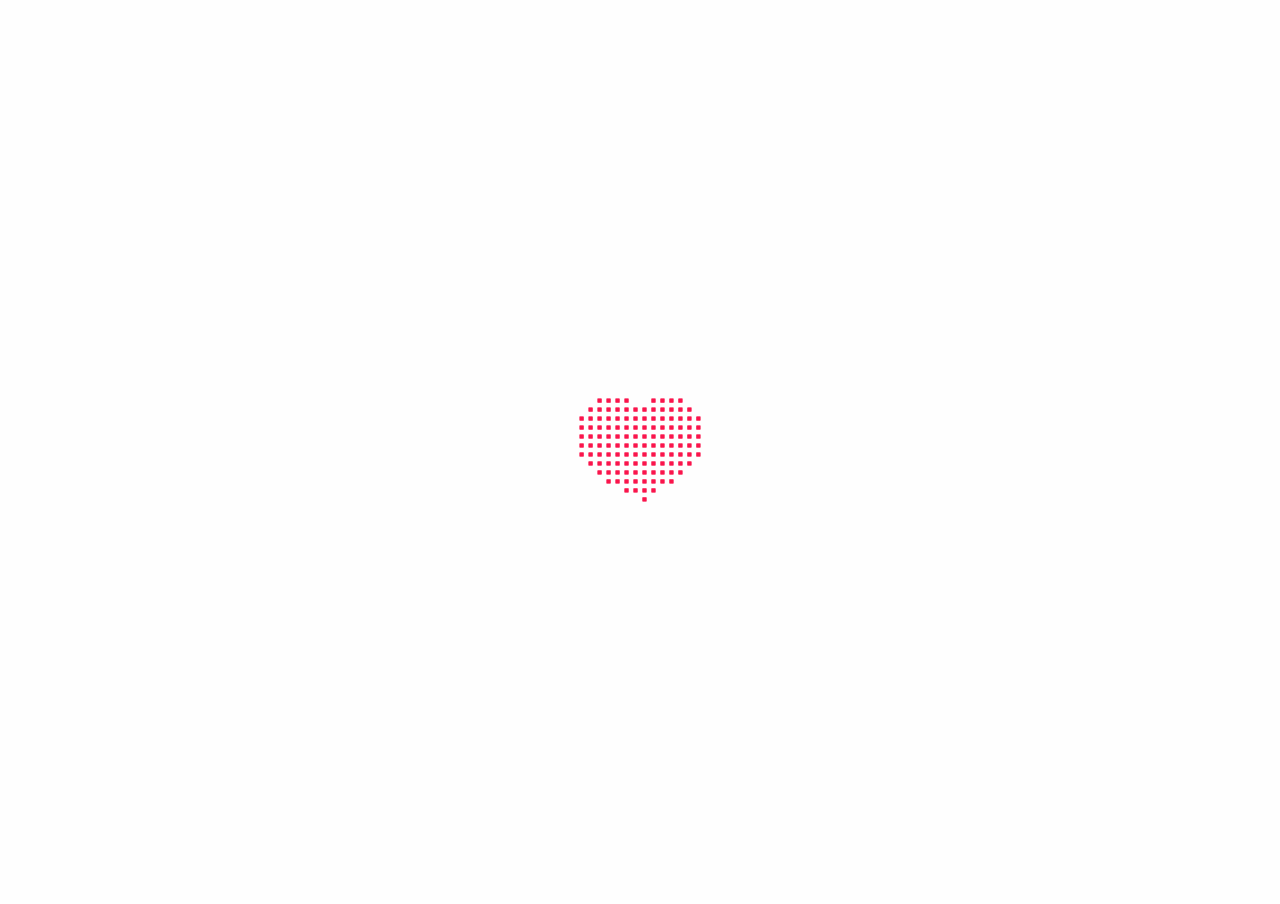
<file: valentine/index.html>
<!DOCTYPE html>
<html>
  <head>
    <meta charset="UTF-8"/>
    <meta name="viewport" content="width=device-width, initial-scale=1.0" />
    <title>Valentine's Day Heart Animation</title>
    <link rel="stylesheet" href="style.css">
  </head>
  <body>
    <canvas width="400" height="300" id="myLove"></canvas>
    <script src="main.js"></script>
  </body>
</html>
</file>
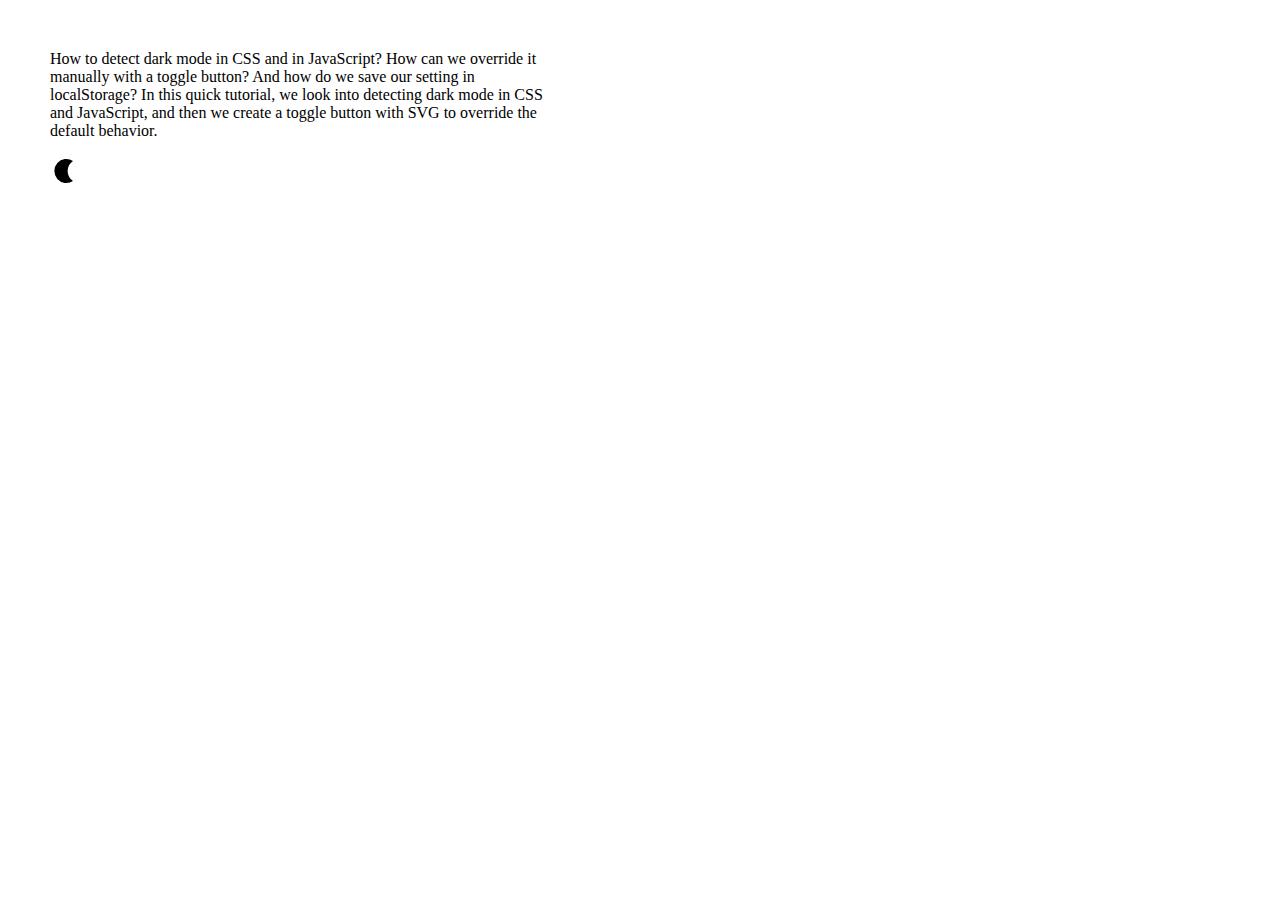
<file: MONYETT/bahan bahan/dark-mode/index.html>
<!DOCTYPE html>
<html lang="en">
  <head>
    <meta charset="utf-8" />
    <title>Dark Mode</title>
    <link rel="stylesheet" href="style.css" />
    <script src="main.js" defer></script>
  </head>

  <body>
    <p>
      How to detect dark mode in CSS and in JavaScript? How can we override it
      manually with a toggle button? And how do we save our setting in
      localStorage? In this quick tutorial, we look into detecting dark mode in
      CSS and JavaScript, and then we create a toggle button with SVG to
      override the default behavior.
    </p>

    <button onclick="toggleDarkMode()">
      <svg width="30" height="30" id="light-icon">
        <circle cx="15" cy="15" r="6" fill="currentColor" />

        <line
          id="ray"
          stroke="currentColor"
          stroke-width="2"
          stroke-linecap="round"
          x1="15"
          y1="1"
          x2="15"
          y2="4"
        ></line>

        <use href="#ray" transform="rotate(45 15 15)" />
        <use href="#ray" transform="rotate(90 15 15)" />
        <use href="#ray" transform="rotate(135 15 15)" />
        <use href="#ray" transform="rotate(180 15 15)" />
        <use href="#ray" transform="rotate(225 15 15)" />
        <use href="#ray" transform="rotate(270 15 15)" />
        <use href="#ray" transform="rotate(315 15 15)" />
      </svg>
      <svg width="30" height="30" id="dark-icon">
        <path
          fill="currentColor"
          d="
          M 23, 5
          A 12 12 0 1 0 23, 25
          A 12 12 0 0 1 23, 5"
        />
      </svg>
    </button>
  </body>
</html>
</file>
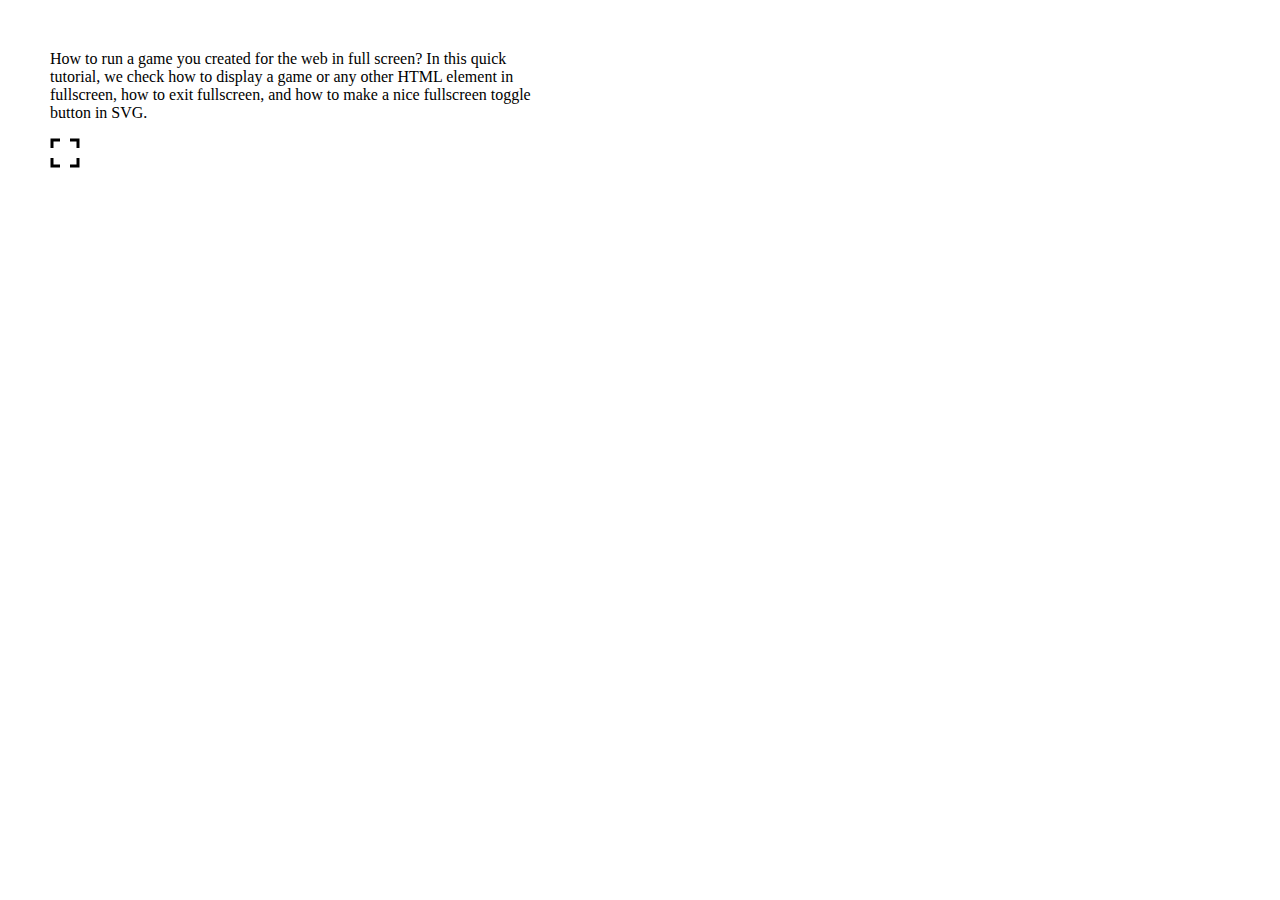
<file: MONYETT/bahan bahan/fullscreen/index.html>
<!DOCTYPE html>
<html lang="en">
  <head>
    <meta charset="utf-8" />
    <title>Fullscreen</title>
    <link rel="stylesheet" href="style.css" />
    <script src="main.js" defer></script>
  </head>

  <body>
    <p>
      How to run a game you created for the web in full screen? In this quick
      tutorial, we check how to display a game or any other HTML element in
      fullscreen, how to exit fullscreen, and how to make a nice fullscreen
      toggle button in SVG.
    </p>

    <button onclick="toggleFullscreen()">
      <svg width="30" height="30">
        <path
          id="enter-fullscreen"
          stroke="black"
          stroke-width="3"
          fill="none"
          d="
            M 10, 2 L 2,2 L 2, 10
            M 20, 2 L 28,2 L 28, 10
            M 28, 20 L 28,28 L 20, 28
            M 10, 28 L 2,28 L 2, 20"
        />
        <path
          id="exit-fullscreen"
          stroke="transparent"
          stroke-width="3"
          fill="none"
          d="
            M 10, 2 L 10,10 L 2, 10
            M 20, 2 L 20,10 L 28, 10
            M 28, 20 L 20,20 L 20, 28
            M 10, 28 L 10,20 L 2, 20"
        />
      </svg>
    </button>
  </body>
</html>
</file>
<file: 3d text/style.css>
body {
    height: 100vh;
    padding: 50px;
    display: flex;
    justify-content: center;
    align-items: center;
    background-color: aqua;
}
.wrap{
    width: 500px;
    height: 300px;
}
.container{
    position: absolute;
    height: 60px;
    width: auto;
    perspective: 400px;
}
.cube{
    height: 50px;
    width: auto;
    transform-origin: center;
    transform-style: preserve-3d;
    animation: rotate 8s infinite ease-in-out;
    -webkit-animation: rotate 8s infinite ease-in-out;
}
.side{
    position: absolute;
    display: block;
    height: 50px;
    width: auto;
    font-size: 50px;
    font-family: "SF Pro", Arial, Helvetica, sans-serif;
    font-weight: bold;
    backface-visibility: hidden;
    -webkit-backface-visibility: hidden;
}
.side1{
    transform: translateZ(25px);
    -webkit-transform: translateZ(25px);
    -moz-transform: translateZ(25px);
    -ms-transform: translateZ(25px);
    -o-transform: translateZ(25px);
}
.side2{
    transform: rotateX(-90deg) translateZ(25px);
    -webkit-transform: rotateX(-90deg) translateZ(25px);
    -moz-transform: rotateX(-90deg) translateZ(25px);
    -ms-transform: rotateX(-90deg) translateZ(25px);
    -o-transform: rotateX(-90deg) translateZ(25px);
}
.side3{
    transform: rotateX(180deg) translateZ(25px);
    -webkit-transform: rotateX(180deg) translateZ(25px);
    -moz-transform: rotateX(180deg) translateZ(25px);
    -ms-transform: rotateX(180deg) translateZ(25px);
    -o-transform: rotateX(180deg) translateZ(25px);
}
.side4{
    transform: rotateX(90deg) translateZ(25px);
    -webkit-transform: rotateX(90deg) translateZ(25px);
    -moz-transform: rotateX(90deg) translateZ(25px);
    -ms-transform: rotateX(90deg) translateZ(25px);
    -o-transform: rotateX(90deg) translateZ(25px);
}
@keyframes rotate{
    0%{
        transform: rotateX(0deg) rotateY(0deg);
        -webkit-transform: rotateX(0deg) rotateY(0deg);
        -moz-transform: rotateX(0deg) rotateY(0deg);
        -ms-transform: rotateX(0deg) rotateY(0deg);
        -o-transform: rotateX(0deg) rotateY(0deg);
}
20%, 25% {
    transform: rotateX(90deg) rotateY(0deg);
    -webkit-transform: rotateX(90deg) rotateY(0deg);
    -moz-transform: rotateX(90deg) rotateY(0deg);
    -ms-transform: rotateX(90deg) rotateY(0deg);
    -o-transform: rotateX(90deg) rotateY(0deg);
}
40%,45%{
    transform: rotateX(180deg) rotateY(0deg);
    -webkit-transform: rotateX(1800deg) rotateY(0deg);
    -moz-transform: rotateX(1800deg) rotateY(0deg);
    -ms-transform: rotateX(1800deg) rotateY(0deg);
    -o-transform: rotateX(1800deg) rotateY(0deg);
}
70%,75% {
    transform: rotateX(270deg) rotateY(0deg);
    -webkit-transform: rotateX(270deg) rotateY(0deg);
    -moz-transform: rotateX(270deg) rotateY(0deg);
    -ms-transform: rotateX(270deg) rotateY(0deg);
    -o-transform: rotateX(270deg) rotateY(0deg);
}
95%,100% {
    transform: rotateX(360deg) rotateY(0deg);
    -webkit-transform: rotateX(360deg) rotateY(0deg);
    -moz-transform: rotateX(360deg) rotateY(0deg);
    -ms-transform: rotateX(360deg) rotateY(0deg);
    -o-transform: rotateX(360deg) rotateY(0deg);
}
}
a{
    font-family: helvetica;
    color: #428bca;
    text-align: center;
    display: block;
}
</file>
<file: Jam gantung/style.css>
*{
    margin: 0;
    padding: 0;
}

html{
    overflow-x: hidden;
}

body{
    width: 100%;
    height: 100svh;
    background: #434343;
    display: flex;
    justify-content: center;
    align-items: center;
    font-family: "Bungee Spice", sans-serif;
    overflow-x: hidden;
    min-height: 480px;
}

.container {
    position: relative;
    min-height: 250px;
}

.jam {
    width: 350px;
    height: 350px;
    background: #1a1c1a;
    border-radius: 50%;
    position: relative;
    -webkit-box-shadow: inset inset 0px 0px 12px 12px rgba(0, 0, 0, 1),
        0px 0px 65px 5px rgba(0, 0, 0, 0.5);
    -moz-box-shadow: inset inset 0px 0px 12px 12px rgba(0, 0, 0, 1),
        0px 0px 65px 5px rgba(0, 0, 0, 0.5);
    box-shadow: inset 0px 0px 12px 12px rgba(0, 0, 0, 1),
        0px 0px 65px 5px rgba(0, 0, 0, 0.5);
    display: flex;
    justify-content: center;
    align-items: center;
    margin-bottom: 110px;
}

.jam::before {
    content: "";
    width: 10px;
    height: 10px;
    background-color: #2f362f;
    position: absolute;
    border-radius: 50%;
    border: 2px solid #df6208;
    top: 50%;
    left: 50%;
    transform: translate(-50%, -50%);
    z-index: 1;
}

.bubble-wrap {
    width: 350px;
    height: 350px;
    border-radius: 50%;
    position: relative;
    display: flex;
    justify-content: center;
    align-items: center;
    overflow: hidden;
}

.bubbles-bg {
    width: 100%;
    height: 100%;
    position: relative;
    display: flex;
    gap: 22px;
    justify-content: center;
}

.bubbles-bg span {
    width: 8px;
    height: 8px;
    display: inline-block;
    position: relative;
    border-radius: 50%;
    animation: animate 5s linear infinite;
    animation-duration: calc(150s / var(--i));
}

@keyframes animate {
    0% {
        transform: translateY(350px) scale(0);
        background-color: #df6208;
        box-shadow: 0px 0px 4px 4px #e67d31, 
        0 0 30px #e67d31, 0 0 70px #e67d31;
    }
    50% {
        background: #d3df08;
        box-shadow: 0px 0px 4px 4px #e4ec53, 
        0 0 30px #e4ec53, 0 0 70px #e4ec53;
    }
    70% {
        background: #df0808;
        box-shadow: 0px 0px 4px 4px #ec4242, 
        0 0 30px #ec4242, 0 0 70px #ec4242;
    }
    100% {
        transform: translateY(-10px) scale(1);
        background-color: #df6208;
        box-shadow: 0px 0px 4px 4px #e67d31, 
        0 0 30px #e67d31, 0 0 70px #e67d31;
    }
}

span {
    position: absolute;
    text-align: center;
    transform: rotate(calc(var(--i) * 29.7deg));
    inset: 25px;
}

.border-circle {
    width: 180px;
    height: 180px;
    border-radius: 50%;
    position: absolute;
    background: transparent;
    border: 2px solid rgba(223, 98, 8, 0.2);
    left: 50%;
    top: 50%;
    transform: translate(-50%, -50%);
}

.border-circle:nth-child(2) {
    width: 130px;
    height: 130px;
}

.border-circle:nth-child(3) {
    width: 80px;
    height: 80px;
}

.inner-circle {
    width: 200px;
    height: 350px;
    border-radius: 50%;
    position: absolute;
    display: flex;
    justify-content: center;
    align-items: start;
}

.inner-circle-2 {
    width: 150px;
    height: 250px;
}

.inner-circle-3 {
    width: 100px;
    height: 155px;
}

.inner-circle div {
    width: 7px;
    height: 50%;
    position: relative;
    z-index: 1;
    border-radius: 5px;
    display: inline-block;
    transform-origin: bottom;
    transform: scale(0.5);
    z-index: 0;
    background: rgb(223, 98, 8);
    background: linear-gradient(
        180deg,
        rgba(223, 98, 8, 0.9108018207282913) 50%,
        rgba(255, 0, 0, 0.9304096638655462) 100%
    );
}

.inner-circle-2 div {
    width: 4px;
}

.inner-circle-3 div {
    width: 3px;
}

span b {
    font-size: 18px;
    position: absolute;
    text-align: center;
    transform: rotateZ(calc(var(--i) * -30deg));
    display: inline-block;
    opacity: 0.9;
}

  /* jam-digital */
.jam-digital-wrap {
    width: 10px;
    height: 80%;
    background-color: #1a1c1a;
    position: absolute;
    left: 48.5%;
    top: 50%;
    transform: translate(-50%, -50%);
    z-index: -1;
    animation-name: rotate;
    animation-duration: 2s;
    animation-iteration-count: infinite;
    transform-origin: 50% 0%;
    animation-timing-function: linear;
}

@keyframes rotate {
    0% {
        transform: rotate(-6deg);
        animation-timing-function: ease-in;
    }
    25% {
        transform: rotate(0deg);
        animation-timing-function: ease-out;
    }
    50% {
        transform: rotate(6deg);
        animation-timing-function: ease-in;
    }
    75% {
        transform: rotate(0deg);
        animation-timing-function: ease-out;
    }
    100% {
        transform: rotate(-6deg);
    }
}

#digital-time {
    width: fit-content;
    display: flex;
    padding: 10px;
    border: 2px solid rgba(0, 0, 0, 0.5);
    border-radius: 20px;
    -webkit-box-shadow: 0px 0px 65px 5px rgba(0, 0, 0, 0.5);
    -moz-box-shadow: 0px 0px 65px 5px rgba(0, 0, 0, 0.5);
    box-shadow: 0px 0px 65px 5px rgba(0, 0, 0, 0.5);
    background: #242824;
    position: absolute;
    left: 50%;
    transform: translateX(-50%);
    bottom: 0;
}

#digital-time div {
    font-size: 20px;
    width: 50px;
    text-align: center;
    position: relative;
}

#digital-time div:nth-child(1)::after,
#digital-time div:nth-child(2)::after {
    content: ":";
    position: absolute;
    right: -4px;
    opacity: 0.7;
}

#digital-time div:nth-child(4) {
    font-size: 18px;
    display: flex;
    justify-content: center;
    align-items: center;
}
</file>
<file: lampu/style.css>
:root {
    --pole-dark: #1e2635;
    --pole-light: #233451;
    --sewer-dark: #3a392f;
    --sewer-light: #4a4a3d;
    --ground-dark: #6d5f45;
    --ground-light: #83744b; 
}
body {
    margin: 0;
    padding: 0;
    width: 100vw;
    height: 100vh;
    overflow: hidden;
    display: flex;
    align-items: center;
    justify-content: center;
    background: linear-gradient(180deg, #17175f, #ffd844);
}

body:before {
    content: "";
    position: absolute;
    width: 100%;
    height: 100%;
    background: repeating-conic-gradient(#FFF 90%, #fff 0.000075%, #fff 0.0005%, #fff 0.12345%);
    filter: blur(0.5px) drop-shadow(0 0 1px #fff) drop-shadow(0 0 1px #fff);
    -webkit-filter: blur(0.5px) drop-shadow(0 0 1px #fff) drop-shadow(0 0 1px #fff);
}

.content {
    width: 100vw;
    height: 100vh;
    display: flex;
    align-items: center;
    justify-content: center;
}

.buildings {
    width: 100vw;
    height: 100vh;
    background: linear-gradient(180deg, #021023, #222329);
    clip-path: polygon(0% 41%, 15% 26%, 27% 42%, 32% 42%, 33% 40%, 29% 40%, 46% 16%, 63% 39%, 59% 39%, 61% 42%, 48% 41.5%, 70% 27%, 89% 27%, 92% 41%, 100% 40%, 100% 100%, 0% 100%);
    display: flex;
    align-items: center;
    justify-content: center;
}

.window {
    background: linear-gradient(88deg, #fff 0 0 calc(50% - 0.2vw), #111 calc((50% - 0.2vw) + 1px) calc(50% - 0.2vw), #fff 0 calc((50% + 0.2vw) + 1px) 100%), repeating-linear-gradient(182deg, #fff 0 0 calc(30% - 0.2vw), #111 calc((30% - 0.2vw) + 1px) calc(30% + 0.2vw), #fff 0 calc ((30% + 0.2vw) + 1px) 37%), #e7d09a;
    width: 5vmin;
    height: 7vmin;
    position: absolute;
    left: 5vw;
    transform: scale(0.8);
    margin-top: 3vmin;
    clip-path: polygon(0 0, 100% 0, 85% 100%, 10% 100%);
    -webkit-transform: scale(0.8);
    -moz-transform: scale(0.8);
    -ms-transform: scale(0.8);
    -o-transform: scale(0.8);
}

.window :nth-child(2) {
    left: 16vw;
    margin-top: 3.25vmin;
}

.window :nth-child(3) {
    left: 12vw;
    margin-top: -26vmin;
    clip-path: polygon(5% 0%, 97% 1%, 85% 65%, 10% 63%);
}

.window :nth-child(4) {
    right: 12vw;
    margin-top: -4vmin;
    left: inherit;
}

.window :nth-child(5) {
    right: 22vw;
    margin-top: -4vmin;
    left: inherit;
    transform: scale(0.85) rotateY(180deg);
    -webkit-transform: scale(0.85) rotateY(180deg);
    -moz-transform: scale(0.85) rotateY(180deg);
    -ms-transform: scale(0.85) rotateY(180deg);
    -o-transform: scale(0.85) rotateY(180deg);
}

.ground {
    background: radial-gradient(circle at 50% 350vh, var(--ground-light) 0 343vh, #333 calc(343vh + 2px) 346vh, var(--ground-dark) calc(346vh + 2px) 100%);
	position: absolute;
	width: 150vw;
	height: 26vh;
	bottom: 0;
	border-radius: 100% 100% 0 0;
	display: flex;
	align-items: center;
	justify-content: center;
	opacity: 0.5;
}

.sewer {
	position: absolute;
	width: 130px;
	height: 50px;
	margin-left: -500px;
	margin-top: -50px;
	clip-path: polygon(0% 33%, 65% 10%, 100% 35%, 40% 80%);
	background: 
		linear-gradient(-188deg, var(--sewer-dark) 0 19px, #fff0 20px 100%), 
		linear-gradient(-16deg, var(--sewer-dark) 0 34px, #fff0 35px 100%), 
		linear-gradient(-163deg, var(--sewer-dark) 0 19px, #fff0 20px 100%), 
		linear-gradient(25deg, var(--sewer-dark) 0 33px, var(--sewer-light) 34px 39px, var(--sewer-dark) 40px 46px, var(--sewer-light) 47px 52px, var(--sewer-dark) 53px 59px, var(--sewer-light) 60px 67px, var(--sewer-dark) 68px 73px, var(--sewer-light) 74px 90px, #fff0 0 100%);
}

.streetlamp {
	width: 80px;
	height: 72vh;
	position: absolute;
	top: 20vh;
	margin-left: -4vmin;
	max-width: 80px;
	min-width: 80px;
}

.base {
	bottom: 0;
	right: 0;
	position: absolute;
	width: 81%;
	height: 24%;
	background: linear-gradient(-94deg, var(--pole-dark) 0 23%, #fff0 calc(23% + 1px) 100%), linear-gradient(-1deg, var(--pole-dark) 0 3.65%, #fff0 calc(1.65% + 1px) 100%), linear-gradient(85deg, var(--pole-dark) 0 58%, var(--pole-light) calc(58% + 1px) 100%);
	border-radius: 2px;
	clip-path: polygon(15% 0, 76% 0, 95% 99%, 0% 99%);
	z-index: 1;
}

.basetop {
	background: #1e2634;
	width: 75%;
	height: 3%;
	position: absolute;
	bottom: 24%;
	left: 16%;
	border-radius: 2px;
	z-index: 2;
	transform: rotate(-0.5deg);
}

.pole {
	position: absolute;
	width: 25%;
	height: 56.5%;
	background: linear-gradient(-1deg, var(--pole-dark) 0 1.65%, #fff0 calc(1.65% + 1px) 100%), linear-gradient(-91deg, var(--pole-dark) 0 35%, #fff0 calc(35% + 1px) 100%), linear-gradient(89.5deg, var(--pole-dark) 0 40%, var(--pole-light) calc(40% + 1px) 100%);
	bottom: 26.25%;
	left: 45%;
	clip-path: polygon(17% 0, 60% 0, 95% 99%, 0% 99%);
	z-index: 1;
}

.poletop {
	width: 20%;
	height: 1.5%;
	background: var(--pole-dark);
	position: absolute;
	bottom: 82%;
	left: 44%;
	z-index: 1;
	clip-path: polygon(0% 0, 100% 0, 95% 65%, 10% 72%);
}

.head {
	position: absolute;
	width: 100%;
	height: 100px;
	bottom: 83%;
	z-index: 1;
}

.head .top {
	background: conic-gradient(from 131deg at 55% 0, var(--pole-light) 0 12%, var(--pole-dark) 13% 29.5%, #fff0 0 100%);
	width: 100%;
	height: 30%;
	top: 20%;
	position: absolute;
	transform: rotate(-3deg);
}

.head .bot {
	width: 75%;
	height: 5%;
	background: 
		linear-gradient(45deg, #fff0 12%, var(--pole-dark) 0 65%, #fff0 0 100%), 
		linear-gradient(-50deg, #fff0 8%, var(--pole-dark) 0 65%, #fff0 0 100%);
	left: 17%;
	position: absolute;
	bottom: 1%;
	transform: rotate(-3deg);
}

.glass {
	background: 
		linear-gradient(-79deg, #fff0 0 12%, var(--pole-dark) 13% 16%, #fff0 17% 100%), 
		conic-gradient(from -46deg at 53% 200%, #fff0 0 13%, var(--pole-dark) 13.2% 14%, #fff0 14.2% 100%), 
		linear-gradient(70deg, #fff0 0 21%, var(--pole-dark) 22% 25%, #fff0 26% 100%), 
		radial-gradient(circle at 37% 250%, #fff0 0 73%, #e4ce8b 75% 100%), 
		radial-gradient(circle at 37% 300%, #fff0 0 73%, #e4ce8b 75% 100%), 
		conic-gradient(from -46deg at 53% 200%, #fff0 0 7%, #f5f3b0 0 13%, var(--pole-dark) 13.2% 14%, #fff0 14.2% 100%), 
		linear-gradient(-79deg, #fff0 0 12%, var(--pole-dark) 13% 16%, #ffe5ad 17% 50%, #fff0 17% 100%);
	background-repeat: no-repeat;
	background-size: 100% 100%, 100% 100%, 100% 100%, 33% 42%, 50% 35%, 100% 100%;
	background-position: 0 0, 0 0, 0 0, 90% 0, 20% 0, 0 0;
	width: 100%;
	height: 45%;
	top: 50%;
	position: absolute;
	transform: rotate(-3deg);
	opacity: 0.5;
}

.light {
	background: linear-gradient(180deg, #dac47080, #dac47020 90%, #fff0 100%);
	width: 650px;
	height: 64vh;
	position: absolute;
	left: -274px;
	bottom: 1.5%;
	clip-path: polygon(43% 1%, 53% 0.35%, 100% 100%, 0 100%);
	opacity: 0;
}

.ground-light {
	background: #dac47080;
	width: 650px;
	left: -275px;
	position: absolute;
	bottom: -28px;
	height: 80px;
	border-radius: 100%;
	z-index: 0;
	opacity: 0;
}

.top:before {
	content: "";
	position: absolute;
	background: var(--pole-light);
	width: 8px;
	height: 12px;
	border-radius: 100%;
	left: 48%;
	top: -40%;
	border: 3px solid var(--pole-dark);
	border-left-width: 0;
}

.top:after {
	content: "";
	position: absolute;
	background: var(--pole-dark);
	width: 4px;
	height: 12px;
	border-radius: 100%;
	left: 52%;
	top: -70%;
}

#btn {
	display: none;
}

label[for=btn] {
	position: absolute;
	width: 80%;
	height: 55%;
	z-index: 5;
	top: 45%;
	left: 11%;
	border-radius: 50% 50% 100% 150%;
	cursor: pointer;
}

#btn:checked + .content .light,
#btn:checked + .content .ground,
#btn:checked + .content .ground-light,
#btn:checked + .content .head .glass {
	animation: turn-on 2s ease 0s 1;
	opacity: 1;
}

@keyframes turn-on {
	0%, 10%, 25% { opacity: 0; }
	5%, 15%, 35%, 100% { opacity: 1; }
}

@media screen and (orientation:landscape) and (max-width: 767px) {
	.light {
		bottom: 11%;
	}
	.ground-light {
		bottom: -9px;
	}
}
</file>
<file: MONYETT/style.css>
@import url("https://fonts.googleapis.com/css2?family=Inconsolata:wght@400;700&display=swap");

body {
  margin: 0;
  padding: 0;
  font-family: "Inconsolata", monospace;
  font-size: 14px;
  color: white;
  user-select: none;
  -webkit-user-select: none;
  display: flex;
  justify-content: center;
  align-items: center;
  height: 100%;
  overflow: hidden;
}

button {
  cursor: pointer;
  border: none;
  color: white;
  background: transparent;
  font-family: "Inconsolata", monospace;
  padding: 10px;
  font-size: 1em;
}

button:hover {
  background-color: rgba(255, 255, 255, 0.1);
}

#info-left,
#info-right {
  position: absolute;
  top: 20px;
}

#info-left {
  left: 25px;
}

#info-right {
  right: 25px;
  text-align: right;
}

#bomb-grab-area {
  position: absolute;
  width: 30px;
  height: 30px;
  border-radius: 50%;
  background-color: transparent;
  cursor: grab;
}

#instructions,
#congratulations {
  position: absolute;
  transition: visibility 0s, opacity 0.5s linear;
}

@media (min-height: 535px) {
  #instructions {
    min-height: 200px;
  }
}

#congratulations {
  background-color: rgba(255, 255, 255, 0.9);
  color: black;
  padding: 50px 80px;
  opacity: 0;
  visibility: hidden;
  max-width: 300px;
  backdrop-filter: blur(5px);
}

#congratulations p a {
  color: inherit;
}

#congratulations button {
  border: 1px solid rgba(0, 0, 0, 0.9);
  color: inherit;
}

#settings {
  position: absolute;
  top: calc(20px + 16.385px - 10px);
  display: flex;
  align-items: center;
  gap: 10px;
  right: 11em;
}

#settings,
#info-left,
#info-right {
  opacity: 0;
  transition: opacity 3s;
}

@media (max-width: 450px) {
  #settings,
  #info-left,
  #info-right {
    opacity: 0;
  }
  #instructions {
    visibility: hidden;
  }
}

.dropdown {
  position: relative;
  display: inline-block;
}

.dropbtn:after {
  content: "▼";
  margin-left: 7px;
  font-size: 0.8em;
  vertical-align: text-top;
}

.dropdown-content {
  display: none;
  position: absolute;
  background-color: #f9f9f9;
  min-width: 120px;
  box-shadow: 0px 8px 16px 0px rgba(0, 0, 0, 0.2);
}

.dropdown-content a {
  color: black;
  padding: 12px 16px;
  text-decoration: none;
  display: block;
  white-space: nowrap;
  font-size: 0.9em;
}

.dropdown-content a:hover {
  background-color: #f1f1f1;
}

.dropdown:hover .dropdown-content {
  display: block;
}

#windmill {
  position: absolute;
  right: 0;
  fill: rgba(255, 255, 255, 0.5);
  transform-origin: bottom;
}

#windmill-head {
  animation-name: rotate;
  animation-duration: 4s;
  animation-iteration-count: infinite;
  animation-timing-function: linear;
}

@keyframes rotate {
  from {
    transform: rotate(0deg);
  }
  to {
    transform: rotate(360deg);
  }
}

#wind-info {
  position: absolute;
  width: 100px;
  text-align: center;
  margin-bottom: 30px;
}

#fullscreen {
  all: unset;
  cursor: pointer;
  position: absolute;
  right: 10px;
  bottom: 10px;
}
</file>
<file: planet planet/style.css>
* {
    box-sizing: border-box;
    margin: 0;
  }
  
  .solar-system {
    --sun-diameter: 12dvh;
    --sun-spacing: .15;
  
    /* very much not to scale */
    --mercury-size: .2;
    --venus-size: .25;
    --earth-size: .25;
    --mars-size: .25;
    --jupiter-size: .75;
    --saturn-size: .6;
    --uranus-size: .4;
    --neptune-size: .4;
    --pluto-size: .1;
  
    /* to scale! https://en.wikipedia.org/wiki/Orbital_period#Examples_of_sidereal_and_synodic_periods */
    --mercury-period: .24;
    --venus-period: .615;
    --earth-duration: 5s;
    --mars-period: 1.88;
    --jupiter-period: 11.86;
    --saturn-period: 29.46;
    --uranus-period: 84;
    --neptune-period: 164;
    --pluto-period: 248;
  
    padding: 1rem 0 0 0;
    overflow: hidden;
  
    display: grid;
    gap: calc(var(--sun-diameter) * .15);
    grid-template-rows: repeat(10, auto);
    grid-template-areas:
      "pluto"
      "neptune"
      "uranus"
      "saturn"
      "jupiter"
      "mars"
      "earth"
      "venus"
      "mercury"
      "sun";
  
    .orbit {
      --sun-margin: calc(var(--sun-diameter) * var(--sun-spacing));
      --planet-diameter: max(var(--planet-size) * var(--sun-diameter), 1rem);
  
      grid-column: 1 / -1;
      display: grid;
      grid-template-rows: subgrid;
      grid-template-columns: subgrid;
      justify-items: center;
  
      &:has(.sun) {
        --planet-size: 1;
        grid-area: sun;
        padding-block: var(--sun-margin);
              .label {
                  color: transparent;
              }
      }
      &:has(.mercury) {
        --planet-size: var(--mercury-size);
        --planet-duration: calc(var(--earth-duration) * var(--mercury-period));
        grid-row: mercury-start / sun-end;
        .planet, .label {
          grid-area: mercury;
        }
      }
      &:has(.venus) {
        --planet-size: var(--venus-size);
        --planet-duration: calc(var(--earth-duration) * var(--venus-period));
        grid-row: venus-start / sun-end;
        .planet, .label {
          grid-area: venus;
        }
      }
      &:has(.earth) {
        --planet-size: var(--earth-size);
        --planet-duration: var(--earth-duration);
        grid-row: earth-start / sun-end;
        .planet, .label {
          grid-area: earth;
        }
      }
      &:has(.mars) {
        --planet-size: var(--mars-size);
        --planet-duration: calc(var(--earth-duration) * var(--mars-period));
        grid-row: mars-start / sun-end;
        .planet, .label {
          grid-area: mars;
        }
      }
      &:has(.jupiter) {
        --planet-size: var(--jupiter-size);
        --planet-duration: calc(var(--earth-duration) * var(--jupiter-period));
        grid-row: jupiter-start / sun-end;
        .planet, .label {
          grid-area: jupiter;
        }
      }
      &:has(.saturn) {
        --planet-size: var(--saturn-size);
        --planet-duration: calc(var(--earth-duration) * var(--saturn-period));
        grid-row: saturn-start / sun-end;
        .planet, .label {
          grid-area: saturn;
        }
  
      }
      &:has(.uranus) {
        --planet-size: var(--uranus-size);
        --planet-duration: calc(var(--earth-duration) * var(--uranus-period));
        grid-row: uranus-start / sun-end;
        .planet, .label {
          grid-area: uranus;
        }
      }
      &:has(.neptune) {
        --planet-size: var(--neptune-size);
        --planet-duration: calc(var(--earth-duration) * var(--neptune-period));
        grid-row: neptune-start / sun-end;
        .planet, .label {
          grid-area: neptune;
        }
      }
      &:has(.pluto) {
        --planet-size: var(--pluto-size);
        --planet-duration: calc(var(--earth-duration) * var(--pluto-period));
        grid-row: pluto-start / sun-end;
        .planet, .label {
          grid-area: pluto;
        }
      }
    }
  
    .planet {
      height: var(--planet-diameter);
      aspect-ratio: 1;
      border-radius: 50%;
      /* background-color: rgb(255 0 0 / .9); */
      z-index: 1;
      background-image: radial-gradient(circle at center 80%, rgb(255 255 255 / .4), rgb(255 255 255 / 0) 50%);
  
      &.sun {
        --sun-color: #ffd800;
        background-color: var(--sun-color);
        background-image: none;
        box-shadow: 0 0 42px 0 color-mix(in oklch, transparent, var(--sun-color) 50%);
      }
      &.mercury {
        background-color: #989494;
      }
      &.venus {
        background-color: #e1d59d;
      }
      &.earth {
        background-color: #008bb3;
      }
      &.mars {
        background-color: #dfa272;
      }
      &.jupiter {
        background-color: #af7045;
      }
      &.saturn {
        background-color: #d3b57c;
      }
      &.uranus {
        background-color: #77aac4;
      }
      &.neptune {
        background-color: #3a80a4;
      }
      &.pluto {
        background-color: #989494;
      }
    }
  
    .orbit-ring {
      grid-area: 1 / 1 / -1 / -1;
      height: calc(2 * (100% - var(--planet-diameter) / 2 - var(--sun-diameter) / 2 - var(--sun-margin)));
      aspect-ratio: 1;
      translate: 0 calc(var(--planet-diameter) / 2);
      border-radius: 50%;
      border: 1px solid rgb(255 255 255 / .5);
      z-index: 0;
    }
  
    .axis {
      grid-area: 1 / 1 / -1 / -1;
      display: grid;
      grid-template-rows: subgrid;
      transform-origin: center calc(100% - var(--sun-diameter) / 2 - var(--sun-margin));
      animation: orbit var(--planet-duration) linear infinite;
    }
  
    .label {
      align-self: center;
      translate: 0 -.5lh;
      z-index: 2;
    }
  }
  
  @keyframes orbit {
    from {
      rotate: 0turn;
    }
  
    to {
      rotate: 1turn;
    }
  }
  
  
  body {
    font-family: system-ui, sans-serif;
    color: white;
    background: linear-gradient(to bottom, #112, #223);
  }
  
  a {
    color: currentcolor;
  }
  
  h1 {
    font-weight: 400;
  }
  
  .layout {
    min-height: 100dvh;
    display: grid;
  
    & > .solar-system {
      align-self: end;
    }
  }
  
  .content {
    max-inline-size: 40rem;
    margin: 8px;
    & > * + * {
      margin-block-start: 1em;
    }
  }
</file>
<file: rpm/style.css>
body{
    box-sizing: border-box;
    background-color: #111;
    height: 90vh;
    display: flex;
    justify-content: center;
    align-items: center;
    font-family: "Popins", sans-serif;
}

.svg-container{
    position: relative;
}

#speed{
    color: white;
    font-size: 36px;
    line-height: 100%;
    left: 50%;
    transform: translate(-50%, -50%);
    position: absolute;
    bottom: 25px;
    z-index: 1;
    -webkit-transform: translate(-50%, -50%);
    -moz-transform: translate(-50%, -50%);
    -ms-transform: translate(-50%, -50%);
    -o-transform: translate(-50%, -50%);
}

#meter-bg-bar{
    animation: dash 4s linear forwards infinite;
    stroke-dasharray: 615;
    -webkit-animation: dash 4s linear forwards infinite;
}

@keyframes dash{
    0%, 100%{
        stroke-dashoffset: 615;
    }
    25%{
        stroke-dashoffset: 0;
    }
    50%{
        stroke-dashoffset: 307.5;
    }
    75%{
        stroke-dashoffset: 0;
    }
}
</file>
<file: valentine/style.css>
body {
    margin: 0;
    padding: 0;
    background: rgb(255, 255, 255);
  }

  #myCanvas {
    display: block;
  }
</file>
<file: MONYETT/bahan bahan/dark-mode/style.css>
body {
    font-family: Montserrat;
    margin: 50px;
    max-width: 500px;
  }
  
  button {
    all: unset;
    cursor: pointer;
  }
  
  .dark-mode {
    background-color: black;
    color: white;
  }
  
  /*
  @media (prefers-color-scheme: dark) {
    body {
      background-color: black;
      color: white;
    }
  }
  */
</file>
<file: MONYETT/bahan bahan/fullscreen/style.css>
body {
    font-family: Montserrat;
    margin: 50px;
    max-width: 500px;
  }
  
  button {
    all: unset;
    cursor: pointer;
  }
  
  @media (display-mode: fullscreen) {
    body {
      background-color: #f9bb86;
      font-size: 1.2em;
    }
  }
</file>
